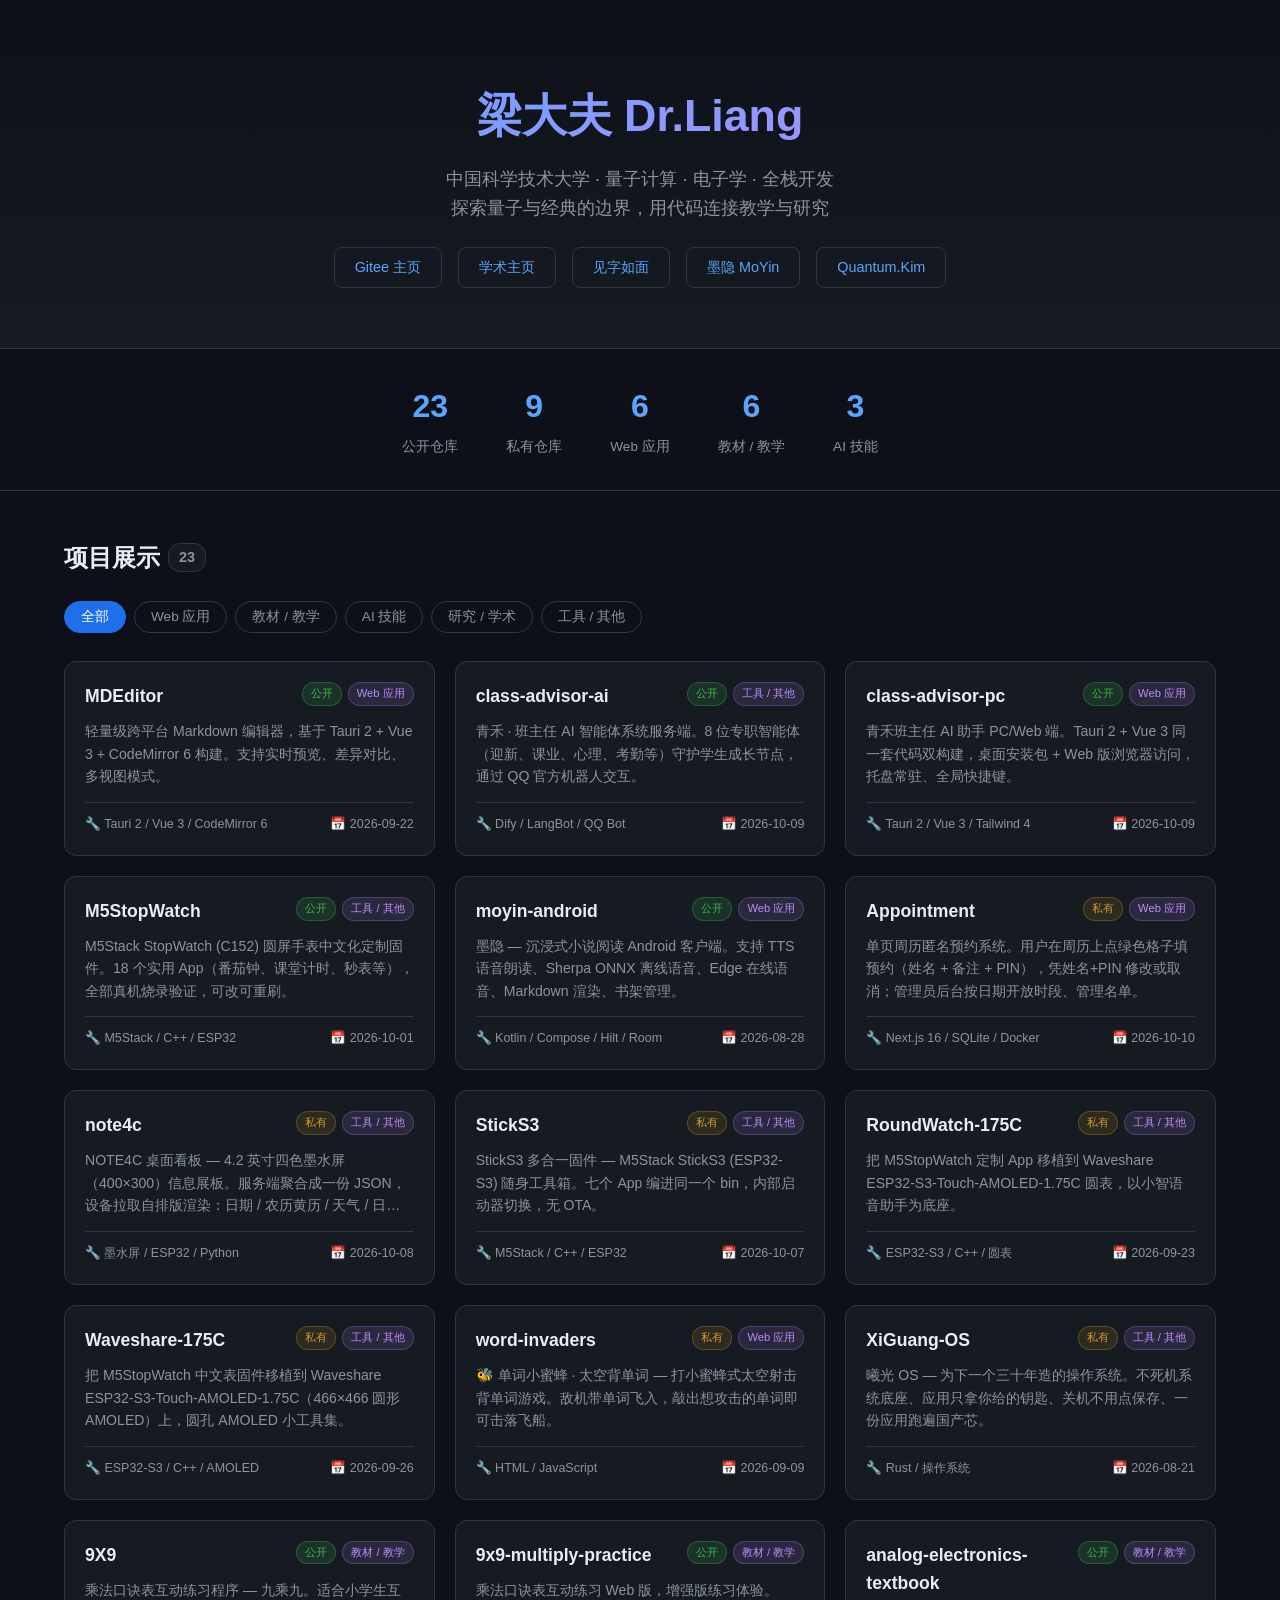
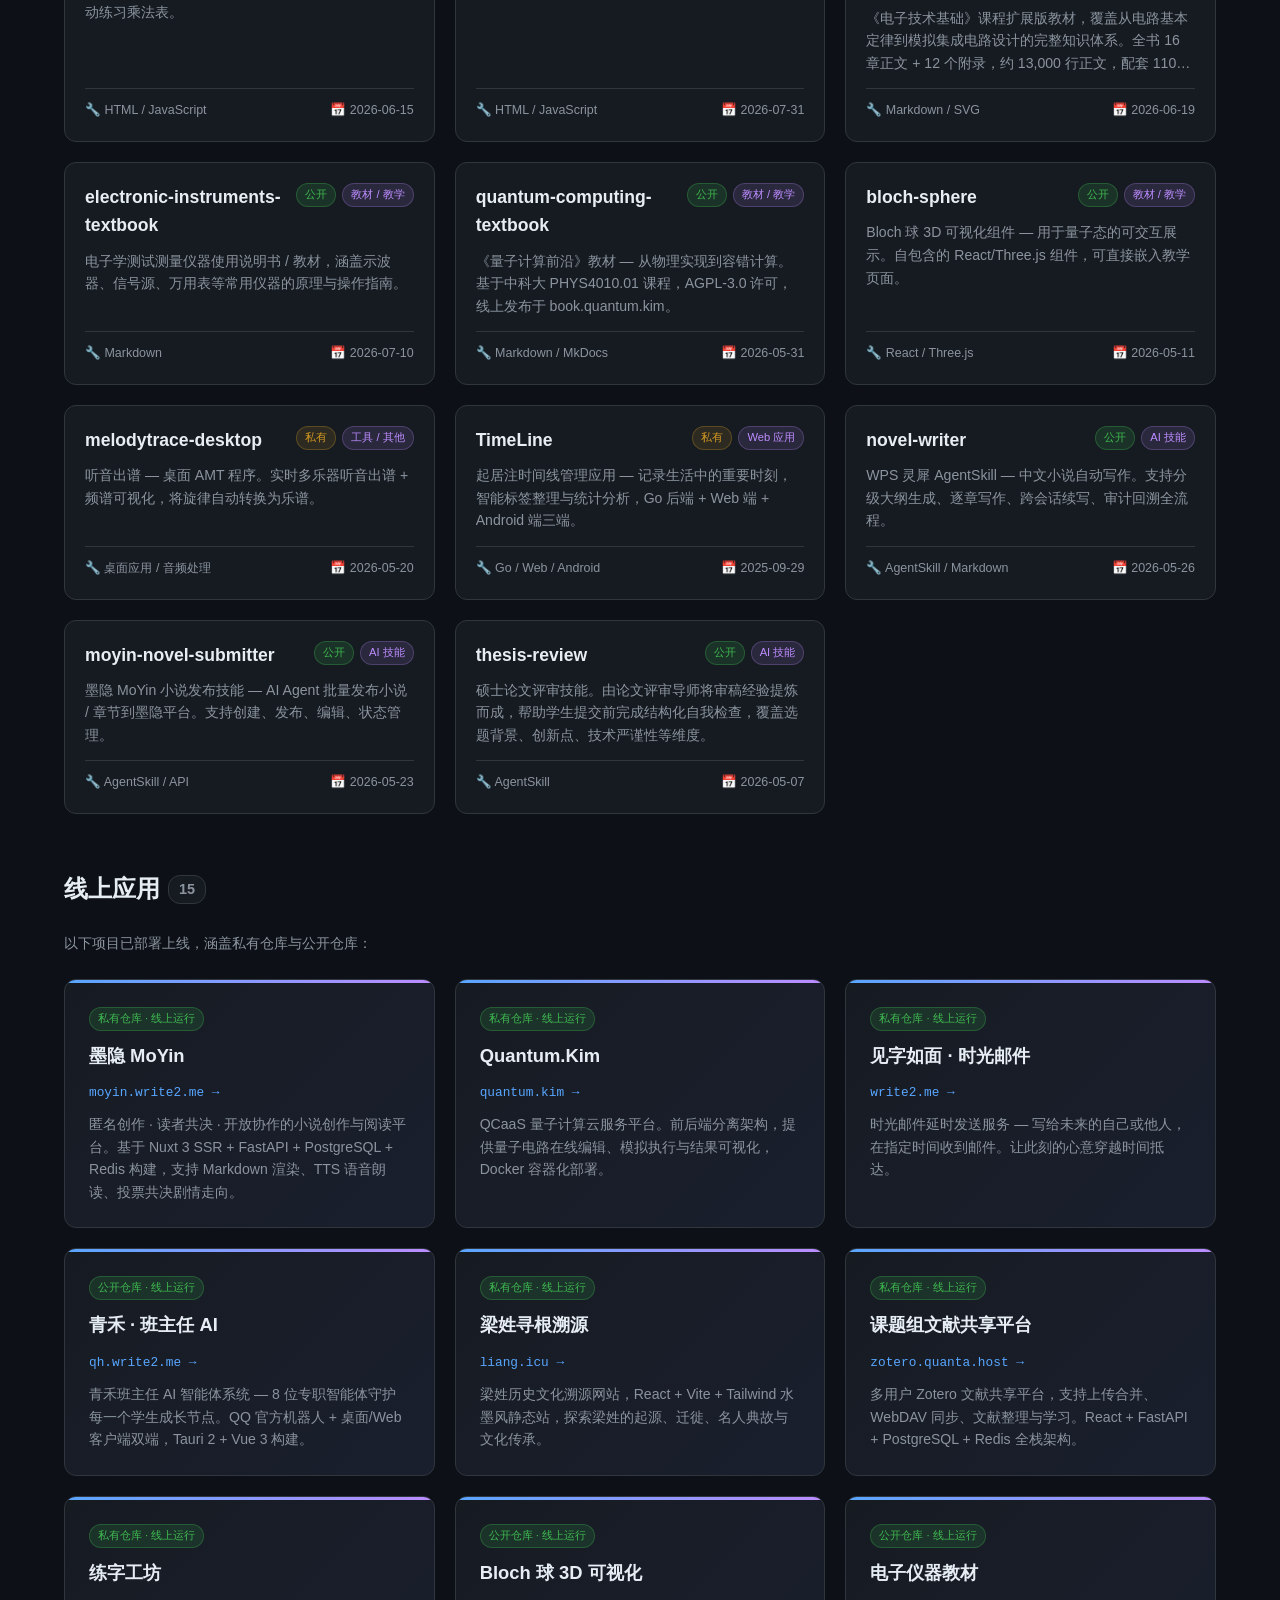
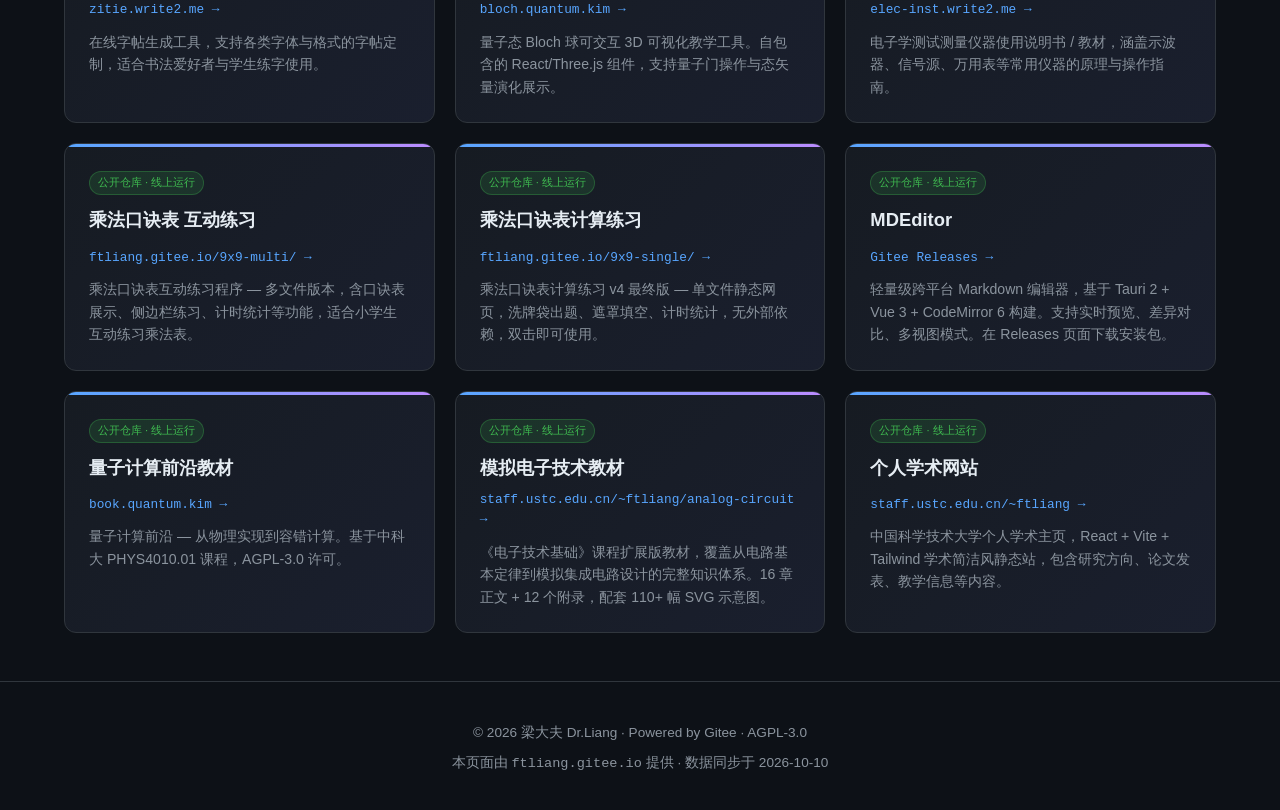
<file: index.html>
<!DOCTYPE html>
<html lang="zh-CN">
<head>
<meta charset="UTF-8">
<meta name="viewport" content="width=device-width, initial-scale=1.0">
<title>梁大夫 · 项目展示</title>
<style>
  :root {
    --bg: #0d1117;
    --bg-card: #161b22;
    --bg-hover: #1c2230;
    --border: #30363d;
    --text: #e6edf3;
    --text-muted: #8b949e;
    --accent: #58a6ff;
    --accent-dim: #1f6feb;
    --green: #3fb950;
    --orange: #d29922;
    --red: #f85149;
    --purple: #bc8cff;
  }
  * { margin: 0; padding: 0; box-sizing: border-box; }
  body {
    background: var(--bg);
    color: var(--text);
    font-family: -apple-system, BlinkMacSystemFont, 'Segoe UI', 'Noto Sans SC', sans-serif;
    line-height: 1.6;
  }
  a { color: var(--accent); text-decoration: none; transition: color .2s; }
  a:hover { color: var(--purple); }

  /* Hero */
  .hero {
    text-align: center;
    padding: 80px 24px 60px;
    background: linear-gradient(180deg, #0d1117 0%, #161b22 100%);
    border-bottom: 1px solid var(--border);
  }
  .hero h1 {
    font-size: 2.8rem;
    font-weight: 700;
    margin-bottom: 12px;
    background: linear-gradient(135deg, var(--accent) 0%, var(--purple) 100%);
    -webkit-background-clip: text;
    -webkit-text-fill-color: transparent;
    background-clip: text;
  }
  .hero p {
    color: var(--text-muted);
    font-size: 1.15rem;
    max-width: 600px;
    margin: 0 auto;
  }
  .hero-links {
    margin-top: 24px;
    display: flex;
    gap: 16px;
    justify-content: center;
  }
  .hero-links a {
    display: inline-flex;
    align-items: center;
    gap: 6px;
    padding: 8px 20px;
    border: 1px solid var(--border);
    border-radius: 8px;
    font-size: .9rem;
    transition: all .2s;
  }
  .hero-links a:hover {
    border-color: var(--accent);
    background: rgba(88,166,255,.1);
  }

  /* Stats */
  .stats {
    display: flex;
    justify-content: center;
    gap: 48px;
    padding: 32px 24px;
    border-bottom: 1px solid var(--border);
    flex-wrap: wrap;
  }
  .stat-item { text-align: center; }
  .stat-item .num {
    font-size: 2rem;
    font-weight: 700;
    color: var(--accent);
  }
  .stat-item .label {
    font-size: .85rem;
    color: var(--text-muted);
    margin-top: 4px;
  }

  /* Container */
  .container {
    max-width: 1200px;
    margin: 0 auto;
    padding: 48px 24px;
  }

  /* Section title */
  .section-title {
    font-size: 1.5rem;
    font-weight: 600;
    margin-bottom: 24px;
    display: flex;
    align-items: center;
    gap: 8px;
  }
  .section-title .count {
    font-size: .9rem;
    color: var(--text-muted);
    background: var(--bg-card);
    padding: 2px 10px;
    border-radius: 12px;
    border: 1px solid var(--border);
  }

  /* Filter */
  .filters {
    display: flex;
    gap: 8px;
    margin-bottom: 28px;
    flex-wrap: wrap;
  }
  .filter-btn {
    padding: 6px 16px;
    border: 1px solid var(--border);
    border-radius: 20px;
    background: transparent;
    color: var(--text-muted);
    cursor: pointer;
    font-size: .85rem;
    transition: all .2s;
  }
  .filter-btn:hover { border-color: var(--accent); color: var(--text); }
  .filter-btn.active {
    background: var(--accent-dim);
    border-color: var(--accent-dim);
    color: #fff;
  }

  /* Project grid */
  .grid {
    display: grid;
    grid-template-columns: repeat(auto-fill, minmax(340px, 1fr));
    gap: 20px;
  }

  /* Project card */
  .card {
    background: var(--bg-card);
    border: 1px solid var(--border);
    border-radius: 12px;
    padding: 20px;
    transition: all .2s;
    display: flex;
    flex-direction: column;
  }
  .card:hover {
    border-color: var(--accent);
    background: var(--bg-hover);
    transform: translateY(-2px);
  }
  .card-header {
    display: flex;
    align-items: flex-start;
    justify-content: space-between;
    margin-bottom: 10px;
  }
  .card-header h3 {
    font-size: 1.1rem;
    font-weight: 600;
  }
  .card-header h3 a { color: var(--text); }
  .card-header h3 a:hover { color: var(--accent); }
  .badges {
    display: flex;
    gap: 6px;
    flex-shrink: 0;
  }
  .badge {
    font-size: .7rem;
    padding: 2px 8px;
    border-radius: 12px;
    font-weight: 500;
    white-space: nowrap;
  }
  .badge-public { background: rgba(63,185,80,.15); color: var(--green); border: 1px solid rgba(63,185,80,.3); }
  .badge-private { background: rgba(210,153,34,.12); color: var(--orange); border: 1px solid rgba(210,153,34,.3); }
  .badge-cat { background: rgba(188,140,255,.12); color: var(--purple); border: 1px solid rgba(188,140,255,.25); }

  .card-desc {
    color: var(--text-muted);
    font-size: .88rem;
    margin-bottom: 14px;
    flex-grow: 1;
    display: -webkit-box;
    -webkit-line-clamp: 3;
    -webkit-box-orient: vertical;
    overflow: hidden;
  }
  .card-footer {
    display: flex;
    align-items: center;
    justify-content: space-between;
    font-size: .78rem;
    color: var(--text-muted);
    border-top: 1px solid var(--border);
    padding-top: 12px;
    margin-top: auto;
  }
  .card-meta {
    display: flex;
    gap: 14px;
  }
  .card-meta span { display: inline-flex; align-items: center; gap: 4px; }

  /* Live projects */
  .live-section { margin-top: 56px; }
  .live-grid {
    display: grid;
    grid-template-columns: repeat(auto-fill, minmax(340px, 1fr));
    gap: 20px;
  }
  .live-card {
    background: linear-gradient(135deg, #161b22 0%, #1a1f2e 100%);
    border: 1px solid var(--border);
    border-radius: 12px;
    padding: 24px;
    transition: all .2s;
    position: relative;
    overflow: hidden;
  }
  .live-card::before {
    content: '';
    position: absolute;
    top: 0; left: 0; right: 0;
    height: 3px;
    background: linear-gradient(90deg, var(--accent), var(--purple));
  }
  .live-card:hover {
    border-color: var(--accent);
    transform: translateY(-2px);
    box-shadow: 0 4px 20px rgba(88,166,255,.1);
  }
  .live-card h3 {
    font-size: 1.15rem;
    font-weight: 600;
    margin-bottom: 8px;
    display: flex;
    align-items: center;
    gap: 8px;
  }
  .live-card h3 a { color: var(--text); }
  .live-card h3 a:hover { color: var(--accent); }
  .live-card .live-url {
    font-size: .8rem;
    color: var(--accent);
    font-family: 'Cascadia Code', 'Fira Code', monospace;
    margin-bottom: 10px;
    display: inline-block;
  }
  .live-card .live-desc {
    color: var(--text-muted);
    font-size: .88rem;
    line-height: 1.6;
  }
  .live-card .live-tag {
    display: inline-block;
    font-size: .7rem;
    padding: 2px 8px;
    border-radius: 12px;
    background: rgba(63,185,80,.15);
    color: var(--green);
    border: 1px solid rgba(63,185,80,.3);
    margin-bottom: 10px;
  }

  /* Footer */
  footer {
    text-align: center;
    padding: 40px 24px;
    border-top: 1px solid var(--border);
    color: var(--text-muted);
    font-size: .85rem;
  }
  footer a { color: var(--text-muted); }
  footer a:hover { color: var(--accent); }

  @media (max-width: 768px) {
    .hero h1 { font-size: 2rem; }
    .stats { gap: 24px; }
    .grid { grid-template-columns: 1fr; }
  }
</style>
</head>
<body>

<div class="hero">
  <h1>梁大夫 Dr.Liang</h1>
  <p>中国科学技术大学 · 量子计算 · 电子学 · 全栈开发<br>探索量子与经典的边界，用代码连接教学与研究</p>
  <div class="hero-links">
    <a href="https://gitee.com/ftliang" target="_blank">Gitee 主页</a>
    <a href="https://staff.ustc.edu.cn/~ftliang" target="_blank">学术主页</a>
    <a href="https://write2.me" target="_blank">见字如面</a>
    <a href="https://moyin.write2.me" target="_blank">墨隐 MoYin</a>
    <a href="https://quantum.kim" target="_blank">Quantum.Kim</a>
  </div>
</div>

<div class="stats">
  <div class="stat-item"><div class="num" id="stat-total">0</div><div class="label">公开仓库</div></div>
  <div class="stat-item"><div class="num" id="stat-pri">0</div><div class="label">私有仓库</div></div>
  <div class="stat-item"><div class="num" id="stat-web">0</div><div class="label">Web 应用</div></div>
  <div class="stat-item"><div class="num" id="stat-edu">0</div><div class="label">教材 / 教学</div></div>
  <div class="stat-item"><div class="num" id="stat-skill">0</div><div class="label">AI 技能</div></div>
</div>

<div class="container">
  <div class="section-title">
    项目展示 <span class="count" id="proj-count">0</span>
  </div>

  <div class="filters">
    <button class="filter-btn active" data-filter="all">全部</button>
    <button class="filter-btn" data-filter="web">Web 应用</button>
    <button class="filter-btn" data-filter="edu">教材 / 教学</button>
    <button class="filter-btn" data-filter="skill">AI 技能</button>
    <button class="filter-btn" data-filter="research">研究 / 学术</button>
    <button class="filter-btn" data-filter="tool">工具 / 其他</button>
  </div>

  <div class="grid" id="project-grid"></div>

  <div class="live-section">
    <div class="section-title">
      线上应用 <span class="count">15</span>
    </div>
    <p style="color:var(--text-muted);font-size:.85rem;margin-bottom:24px;">以下项目已部署上线，涵盖私有仓库与公开仓库：</p>
    <div class="live-grid">
      <div class="live-card">
        <span class="live-tag">私有仓库 · 线上运行</span>
        <h3>墨隐 MoYin</h3>
        <a class="live-url" href="https://moyin.write2.me" target="_blank">moyin.write2.me →</a>
        <div class="live-desc">匿名创作 · 读者共决 · 开放协作的小说创作与阅读平台。基于 Nuxt 3 SSR + FastAPI + PostgreSQL + Redis 构建，支持 Markdown 渲染、TTS 语音朗读、投票共决剧情走向。</div>
      </div>
      <div class="live-card">
        <span class="live-tag">私有仓库 · 线上运行</span>
        <h3>Quantum.Kim</h3>
        <a class="live-url" href="https://quantum.kim" target="_blank">quantum.kim →</a>
        <div class="live-desc">QCaaS 量子计算云服务平台。前后端分离架构，提供量子电路在线编辑、模拟执行与结果可视化，Docker 容器化部署。</div>
      </div>
      <div class="live-card">
        <span class="live-tag">私有仓库 · 线上运行</span>
        <h3>见字如面 · 时光邮件</h3>
        <a class="live-url" href="https://write2.me" target="_blank">write2.me →</a>
        <div class="live-desc">时光邮件延时发送服务 — 写给未来的自己或他人，在指定时间收到邮件。让此刻的心意穿越时间抵达。</div>
      </div>
      <div class="live-card">
        <span class="live-tag">公开仓库 · 线上运行</span>
        <h3>青禾 · 班主任 AI</h3>
        <a class="live-url" href="https://qh.write2.me" target="_blank">qh.write2.me →</a>
        <div class="live-desc">青禾班主任 AI 智能体系统 — 8 位专职智能体守护每一个学生成长节点。QQ 官方机器人 + 桌面/Web 客户端双端，Tauri 2 + Vue 3 构建。</div>
      </div>
      <div class="live-card">
        <span class="live-tag">私有仓库 · 线上运行</span>
        <h3>梁姓寻根溯源</h3>
        <a class="live-url" href="https://liang.icu" target="_blank">liang.icu →</a>
        <div class="live-desc">梁姓历史文化溯源网站，React + Vite + Tailwind 水墨风静态站，探索梁姓的起源、迁徙、名人典故与文化传承。</div>
      </div>
      <div class="live-card">
        <span class="live-tag">私有仓库 · 线上运行</span>
        <h3>课题组文献共享平台</h3>
        <a class="live-url" href="https://zotero.quanta.host" target="_blank">zotero.quanta.host →</a>
        <div class="live-desc">多用户 Zotero 文献共享平台，支持上传合并、WebDAV 同步、文献整理与学习。React + FastAPI + PostgreSQL + Redis 全栈架构。</div>
      </div>
      <div class="live-card">
        <span class="live-tag">私有仓库 · 线上运行</span>
        <h3>练字工坊</h3>
        <a class="live-url" href="https://zitie.write2.me" target="_blank">zitie.write2.me →</a>
        <div class="live-desc">在线字帖生成工具，支持各类字体与格式的字帖定制，适合书法爱好者与学生练字使用。</div>
      </div>
      <div class="live-card">
        <span class="live-tag">公开仓库 · 线上运行</span>
        <h3>Bloch 球 3D 可视化</h3>
        <a class="live-url" href="https://bloch.quantum.kim" target="_blank">bloch.quantum.kim →</a>
        <div class="live-desc">量子态 Bloch 球可交互 3D 可视化教学工具。自包含的 React/Three.js 组件，支持量子门操作与态矢量演化展示。</div>
      </div>
      <div class="live-card">
        <span class="live-tag">公开仓库 · 线上运行</span>
        <h3>电子仪器教材</h3>
        <a class="live-url" href="https://elec-inst.write2.me" target="_blank">elec-inst.write2.me →</a>
        <div class="live-desc">电子学测试测量仪器使用说明书 / 教材，涵盖示波器、信号源、万用表等常用仪器的原理与操作指南。</div>
      </div>
      <div class="live-card">
        <span class="live-tag">公开仓库 · 线上运行</span>
        <h3>乘法口诀表 互动练习</h3>
        <a class="live-url" href="./9x9-multi/" target="_blank">ftliang.gitee.io/9x9-multi/ →</a>
        <div class="live-desc">乘法口诀表互动练习程序 — 多文件版本，含口诀表展示、侧边栏练习、计时统计等功能，适合小学生互动练习乘法表。</div>
      </div>
      <div class="live-card">
        <span class="live-tag">公开仓库 · 线上运行</span>
        <h3>乘法口诀表计算练习</h3>
        <a class="live-url" href="./9x9-single/" target="_blank">ftliang.gitee.io/9x9-single/ →</a>
        <div class="live-desc">乘法口诀表计算练习 v4 最终版 — 单文件静态网页，洗牌袋出题、遮罩填空、计时统计，无外部依赖，双击即可使用。</div>
      </div>
      <div class="live-card">
        <span class="live-tag">公开仓库 · 线上运行</span>
        <h3>MDEditor</h3>
        <a class="live-url" href="https://gitee.com/ftliang/MDEditor/releases" target="_blank">Gitee Releases →</a>
        <div class="live-desc">轻量级跨平台 Markdown 编辑器，基于 Tauri 2 + Vue 3 + CodeMirror 6 构建。支持实时预览、差异对比、多视图模式。在 Releases 页面下载安装包。</div>
      </div>
      <div class="live-card">
        <span class="live-tag">公开仓库 · 线上运行</span>
        <h3>量子计算前沿教材</h3>
        <a class="live-url" href="https://book.quantum.kim" target="_blank">book.quantum.kim →</a>
        <div class="live-desc">量子计算前沿 — 从物理实现到容错计算。基于中科大 PHYS4010.01 课程，AGPL-3.0 许可。</div>
      </div>
      <div class="live-card">
        <span class="live-tag">公开仓库 · 线上运行</span>
        <h3>模拟电子技术教材</h3>
        <a class="live-url" href="https://staff.ustc.edu.cn/~ftliang/analog-circuit" target="_blank">staff.ustc.edu.cn/~ftliang/analog-circuit →</a>
        <div class="live-desc">《电子技术基础》课程扩展版教材，覆盖从电路基本定律到模拟集成电路设计的完整知识体系。16 章正文 + 12 个附录，配套 110+ 幅 SVG 示意图。</div>
      </div>
      <div class="live-card">
        <span class="live-tag">公开仓库 · 线上运行</span>
        <h3>个人学术网站</h3>
        <a class="live-url" href="https://staff.ustc.edu.cn/~ftliang" target="_blank">staff.ustc.edu.cn/~ftliang →</a>
        <div class="live-desc">中国科学技术大学个人学术主页，React + Vite + Tailwind 学术简洁风静态站，包含研究方向、论文发表、教学信息等内容。</div>
      </div>
    </div>
  </div>

</div>

<footer>
  <p>© 2026 梁大夫 Dr.Liang · Powered by <a href="https://gitee.com/ftliang" target="_blank">Gitee</a> · AGPL-3.0</p>
  <p style="margin-top:8px;">本页面由 <code>ftliang.gitee.io</code> 提供 · 数据同步于 2026-10-10</p>
</footer>

<script>
const projects = [
  {
    name: "MDEditor",
    desc: "轻量级跨平台 Markdown 编辑器，基于 Tauri 2 + Vue 3 + CodeMirror 6 构建。支持实时预览、差异对比、多视图模式。",
    url: "https://gitee.com/ftliang/MDEditor",
    cat: "web", catLabel: "Web 应用", visibility: "public",
    updated: "2026-09-22",
    tech: "Tauri 2 / Vue 3 / CodeMirror 6"
  },
  {
    name: "class-advisor-ai",
    desc: "青禾 · 班主任 AI 智能体系统服务端。8 位专职智能体（迎新、课业、心理、考勤等）守护学生成长节点，通过 QQ 官方机器人交互。",
    url: "https://gitee.com/ftliang/class-advisor-ai",
    cat: "tool", catLabel: "工具 / 其他", visibility: "public",
    updated: "2026-10-09",
    tech: "Dify / LangBot / QQ Bot"
  },
  {
    name: "class-advisor-pc",
    desc: "青禾班主任 AI 助手 PC/Web 端。Tauri 2 + Vue 3 同一套代码双构建，桌面安装包 + Web 版浏览器访问，托盘常驻、全局快捷键。",
    url: "https://gitee.com/ftliang/class-advisor-pc",
    cat: "web", catLabel: "Web 应用", visibility: "public",
    updated: "2026-10-09",
    tech: "Tauri 2 / Vue 3 / Tailwind 4"
  },
  {
    name: "M5StopWatch",
    desc: "M5Stack StopWatch (C152) 圆屏手表中文化定制固件。18 个实用 App（番茄钟、课堂计时、秒表等），全部真机烧录验证，可改可重刷。",
    url: "https://gitee.com/ftliang/M5StopWatch",
    cat: "tool", catLabel: "工具 / 其他", visibility: "public",
    updated: "2026-10-01",
    tech: "M5Stack / C++ / ESP32"
  },
  {
    name: "moyin-android",
    desc: "墨隐 — 沉浸式小说阅读 Android 客户端。支持 TTS 语音朗读、Sherpa ONNX 离线语音、Edge 在线语音、Markdown 渲染、书架管理。",
    url: "https://gitee.com/ftliang/moyin-android",
    cat: "web", catLabel: "Web 应用", visibility: "public",
    updated: "2026-08-28",
    tech: "Kotlin / Compose / Hilt / Room"
  },
  {
    name: "Appointment",
    desc: "单页周历匿名预约系统。用户在周历上点绿色格子填预约（姓名 + 备注 + PIN），凭姓名+PIN 修改或取消；管理员后台按日期开放时段、管理名单。",
    url: "https://gitee.com/ftliang/appointment",
    cat: "web", catLabel: "Web 应用", visibility: "private",
    updated: "2026-10-10",
    tech: "Next.js 16 / SQLite / Docker"
  },
  {
    name: "note4c",
    desc: "NOTE4C 桌面看板 — 4.2 英寸四色墨水屏（400×300）信息展板。服务端聚合成一份 JSON，设备拉取自排版渲染：日期 / 农历黄历 / 天气 / 日程 / 位置。",
    url: "",
    cat: "tool", catLabel: "工具 / 其他", visibility: "private",
    updated: "2026-10-08",
    tech: "墨水屏 / ESP32 / Python"
  },
  {
    name: "StickS3",
    desc: "StickS3 多合一固件 — M5Stack StickS3 (ESP32-S3) 随身工具箱。七个 App 编进同一个 bin，内部启动器切换，无 OTA。",
    url: "https://gitee.com/ftliang/StickS3",
    cat: "tool", catLabel: "工具 / 其他", visibility: "private",
    updated: "2026-10-07",
    tech: "M5Stack / C++ / ESP32"
  },
  {
    name: "RoundWatch-175C",
    desc: "把 M5StopWatch 定制 App 移植到 Waveshare ESP32-S3-Touch-AMOLED-1.75C 圆表，以小智语音助手为底座。",
    url: "https://gitee.com/ftliang/RoundWatch-175C",
    cat: "tool", catLabel: "工具 / 其他", visibility: "private",
    updated: "2026-09-23",
    tech: "ESP32-S3 / C++ / 圆表"
  },
  {
    name: "Waveshare-175C",
    desc: "把 M5StopWatch 中文表固件移植到 Waveshare ESP32-S3-Touch-AMOLED-1.75C（466×466 圆形 AMOLED）上，圆孔 AMOLED 小工具集。",
    url: "https://gitee.com/ftliang/Waveshare-175C",
    cat: "tool", catLabel: "工具 / 其他", visibility: "private",
    updated: "2026-09-26",
    tech: "ESP32-S3 / C++ / AMOLED"
  },
  {
    name: "word-invaders",
    desc: "🐝 单词小蜜蜂 · 太空背单词 — 打小蜜蜂式太空射击背单词游戏。敌机带单词飞入，敲出想攻击的单词即可击落飞船。",
    url: "https://gitee.com/ftliang/word-invaders",
    cat: "web", catLabel: "Web 应用", visibility: "private",
    updated: "2026-09-09",
    tech: "HTML / JavaScript"
  },
  {
    name: "XiGuang-OS",
    desc: "曦光 OS — 为下一个三十年造的操作系统。不死机系统底座、应用只拿你给的钥匙、关机不用点保存、一份应用跑遍国产芯。",
    url: "https://gitee.com/ftliang/xiguang-os",
    cat: "tool", catLabel: "工具 / 其他", visibility: "private",
    updated: "2026-08-21",
    tech: "Rust / 操作系统"
  },
  {
    name: "9X9",
    desc: "乘法口诀表互动练习程序 — 九乘九。适合小学生互动练习乘法表。",
    url: "https://gitee.com/ftliang/9X9",
    cat: "edu", catLabel: "教材 / 教学", visibility: "public",
    updated: "2026-06-15",
    tech: "HTML / JavaScript"
  },
  {
    name: "9x9-multiply-practice",
    desc: "乘法口诀表互动练习 Web 版，增强版练习体验。",
    url: "https://gitee.com/ftliang/9x9-multiply-practice",
    cat: "edu", catLabel: "教材 / 教学", visibility: "public",
    updated: "2026-07-31",
    tech: "HTML / JavaScript"
  },
  {
    name: "analog-electronics-textbook",
    desc: "《电子技术基础》课程扩展版教材，覆盖从电路基本定律到模拟集成电路设计的完整知识体系。全书 16 章正文 + 12 个附录，约 13,000 行正文，配套 110+ 幅 SVG 示意图。",
    url: "https://gitee.com/ftliang/analog-electronics-textbook",
    cat: "edu", catLabel: "教材 / 教学", visibility: "public",
    updated: "2026-06-19",
    tech: "Markdown / SVG"
  },
  {
    name: "electronic-instruments-textbook",
    desc: "电子学测试测量仪器使用说明书 / 教材，涵盖示波器、信号源、万用表等常用仪器的原理与操作指南。",
    url: "https://gitee.com/ftliang/electronic-instruments-textbook",
    cat: "edu", catLabel: "教材 / 教学", visibility: "public",
    updated: "2026-07-10",
    tech: "Markdown"
  },
  {
    name: "quantum-computing-textbook",
    desc: "《量子计算前沿》教材 — 从物理实现到容错计算。基于中科大 PHYS4010.01 课程，AGPL-3.0 许可，线上发布于 book.quantum.kim。",
    url: "https://gitee.com/ftliang/quantum-computing-textbook",
    cat: "edu", catLabel: "教材 / 教学", visibility: "public",
    updated: "2026-05-31",
    tech: "Markdown / MkDocs"
  },
  {
    name: "bloch-sphere",
    desc: "Bloch 球 3D 可视化组件 — 用于量子态的可交互展示。自包含的 React/Three.js 组件，可直接嵌入教学页面。",
    url: "https://gitee.com/ftliang/bloch-sphere",
    cat: "edu", catLabel: "教材 / 教学", visibility: "public",
    updated: "2026-05-11",
    tech: "React / Three.js"
  },
  {
    name: "melodytrace-desktop",
    desc: "听音出谱 — 桌面 AMT 程序。实时多乐器听音出谱 + 频谱可视化，将旋律自动转换为乐谱。",
    url: "https://gitee.com/ftliang/melodytrace-desktop",
    cat: "tool", catLabel: "工具 / 其他", visibility: "private",
    updated: "2026-05-20",
    tech: "桌面应用 / 音频处理"
  },
  {
    name: "TimeLine",
    desc: "起居注时间线管理应用 — 记录生活中的重要时刻，智能标签整理与统计分析，Go 后端 + Web 端 + Android 端三端。",
    url: "https://git.ustc.edu.cn/Liang/timeline_web",
    cat: "web", catLabel: "Web 应用", visibility: "private",
    updated: "2025-09-29",
    tech: "Go / Web / Android"
  },
  {
    name: "novel-writer",
    desc: "WPS 灵犀 AgentSkill — 中文小说自动写作。支持分级大纲生成、逐章写作、跨会话续写、审计回溯全流程。",
    url: "https://gitee.com/ftliang/novel-writer",
    cat: "skill", catLabel: "AI 技能", visibility: "public",
    updated: "2026-05-26",
    tech: "AgentSkill / Markdown"
  },
  {
    name: "moyin-novel-submitter",
    desc: "墨隐 MoYin 小说发布技能 — AI Agent 批量发布小说 / 章节到墨隐平台。支持创建、发布、编辑、状态管理。",
    url: "https://gitee.com/ftliang/moyin-novel-submitter",
    cat: "skill", catLabel: "AI 技能", visibility: "public",
    updated: "2026-05-23",
    tech: "AgentSkill / API"
  },
  {
    name: "thesis-review",
    desc: "硕士论文评审技能。由论文评审导师将审稿经验提炼而成，帮助学生提交前完成结构化自我检查，覆盖选题背景、创新点、技术严谨性等维度。",
    url: "https://gitee.com/ftliang/thesis-review",
    cat: "skill", catLabel: "AI 技能", visibility: "public",
    updated: "2026-05-07",
    tech: "AgentSkill"
  },
];

const grid = document.getElementById('project-grid');

function renderProjects(filter) {
  grid.innerHTML = '';
  const filtered = filter === 'all' ? projects : projects.filter(p => p.cat === filter);
  filtered.forEach(p => {
    const card = document.createElement('div');
    card.className = 'card';
    const visBadge = p.visibility === 'private'
      ? '<span class="badge badge-private">私有</span>'
      : '<span class="badge badge-public">公开</span>';
    const badges = `${visBadge}<span class="badge badge-cat">${p.catLabel}</span>`;
    const nameHtml = p.url
      ? `<a href="${p.url}" target="_blank">${p.name}</a>`
      : `<span>${p.name}</span>`;
    card.innerHTML = `
      <div class="card-header">
        <h3>${nameHtml}</h3>
        <div class="badges">${badges}</div>
      </div>
      <div class="card-desc">${p.desc}</div>
      <div class="card-footer">
        <div class="card-meta">
          <span>🔧 ${p.tech}</span>
        </div>
        <span>📅 ${p.updated}</span>
      </div>
    `;
    grid.appendChild(card);
  });
  document.getElementById('proj-count').textContent = filtered.length;
}

function renderStats() {
  document.getElementById('stat-total').textContent = projects.length;
  document.getElementById('stat-pri').textContent = projects.filter(p => p.visibility === 'private').length;
  document.getElementById('stat-web').textContent = projects.filter(p => p.cat === 'web').length;
  document.getElementById('stat-edu').textContent = projects.filter(p => p.cat === 'edu').length;
  document.getElementById('stat-skill').textContent = projects.filter(p => p.cat === 'skill').length;
}

document.querySelectorAll('.filter-btn').forEach(btn => {
  btn.addEventListener('click', () => {
    document.querySelectorAll('.filter-btn').forEach(b => b.classList.remove('active'));
    btn.classList.add('active');
    renderProjects(btn.dataset.filter);
  });
});

renderProjects('all');
renderStats();
</script>

</body>
</html>
</file>
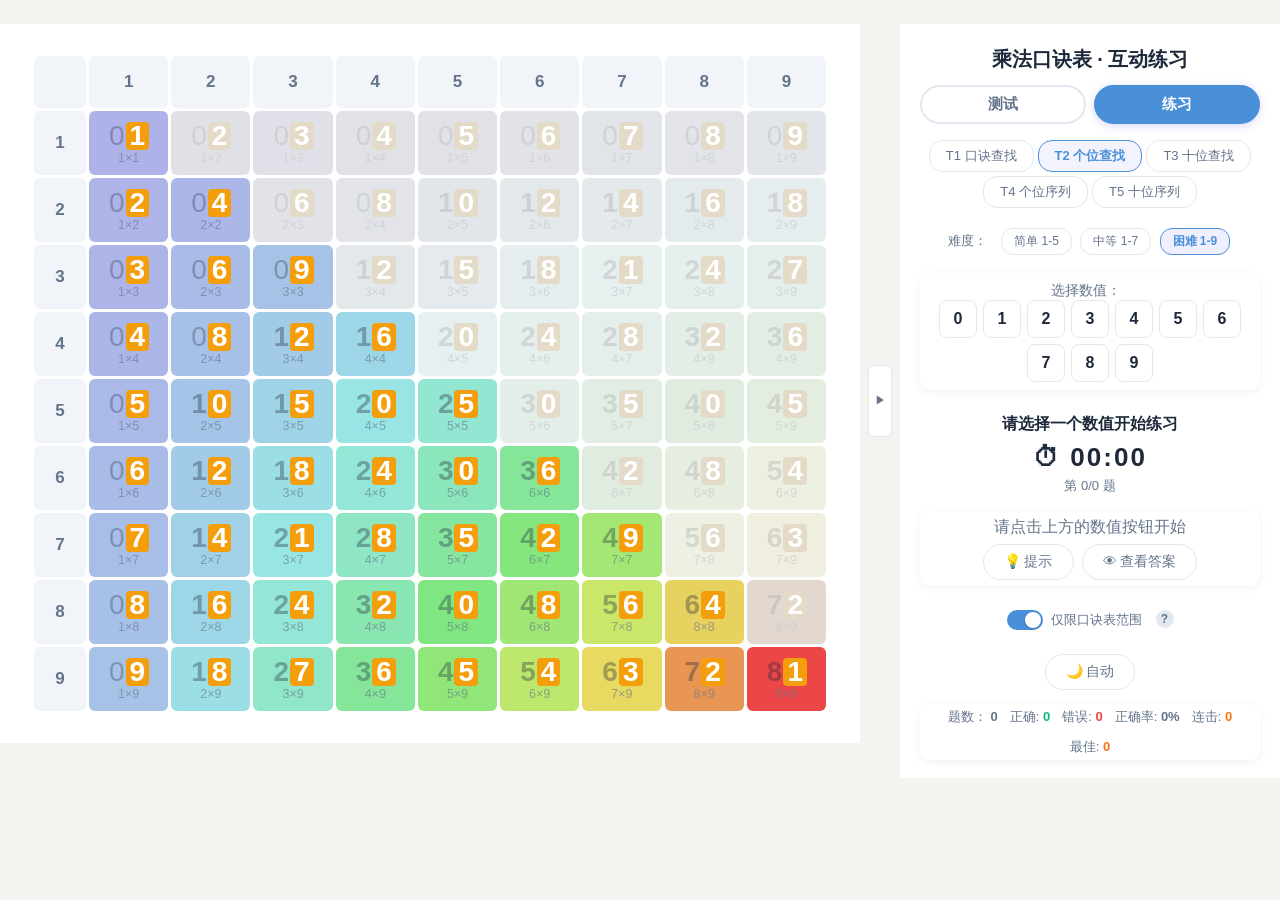
<file: 9x9-multi/index.html>
<!DOCTYPE html>
<html lang="zh-CN">
<head>
<meta charset="UTF-8">
<meta name="viewport" content="width=device-width, initial-scale=1.0, maximum-scale=2.0">
<title>乘法口诀表 互动练习</title>
<link rel="stylesheet" href="styles.css">
</head>
<body>
<div id="streak-toast" class="hidden"></div>
<div id="app">
  <!-- 左侧：口诀表区域（顶天立地） -->
  <div id="left-column">
    <section id="table-section">
      <div id="table-container"></div>
    </section>
  </div>

  <button id="sidebar-toggle" onclick="toggleSidebar()" title="折叠/展开侧边栏">
    <span id="sidebar-toggle-icon">&#9654;</span>
  </button>

  <!-- 右侧：控制面板 -->
  <div id="right-column">
    <header id="header">
      <h1>乘法口诀表 · 互动练习</h1>
    </header>
    <nav id="mode-bar">
      <button class="mode-btn" data-mode="test" onclick="switchMode('test')">测试</button>
      <button class="mode-btn active" data-mode="practice" onclick="switchMode('practice')">练习</button>
    </nav>
    <nav id="type-bar">
      <button class="type-btn" data-type="T1" onclick="switchQuestionType('T1')">T1 口诀查找</button>
      <button class="type-btn active" data-type="T2" onclick="switchQuestionType('T2')">T2 个位查找</button>
      <button class="type-btn" data-type="T3" onclick="switchQuestionType('T3')">T3 十位查找</button>
      <button class="type-btn" data-type="T4" onclick="switchQuestionType('T4')">T4 个位序列</button>
      <button class="type-btn" data-type="T5" onclick="switchQuestionType('T5')">T5 十位序列</button>
    </nav>
    
    <section id="difficulty-section">
      <span class="diff-label">难度：</span>
      <button class="diff-btn" data-diff="easy" onclick="setDifficulty('easy')">简单 1-5</button>
      <button class="diff-btn" data-diff="medium" onclick="setDifficulty('medium')">中等 1-7</button>
      <button class="diff-btn active" data-diff="hard" onclick="setDifficulty('hard')">困难 1-9</button>
    </section>
    <div id="practice-selector" class="hidden">
      <span class="selector-label">选择数值：</span>
      <div id="value-buttons"></div>
    </div>
    <section id="pad-section" class="hidden">
      <div id="number-pad">
        <div class="pad-label">请点击下一个数字</div>
        <div id="pad-sequence" class="pad-sequence"></div>
        <div class="pad-grid">
          <button class="pad-btn" data-digit="0">0</button>
          <button class="pad-btn" data-digit="1">1</button>
          <button class="pad-btn" data-digit="2">2</button>
          <button class="pad-btn" data-digit="3">3</button>
          <button class="pad-btn" data-digit="4">4</button>
          <button class="pad-btn" data-digit="5">5</button>
          <button class="pad-btn" data-digit="6">6</button>
          <button class="pad-btn" data-digit="7">7</button>
          <button class="pad-btn" data-digit="8">8</button>
          <button class="pad-btn" data-digit="9">9</button>
        </div>
        <div class="pad-nav">
          <button class="pad-nav-btn" id="btn-pad-prev">上一位</button>
          <span class="pad-progress">第 <span id="pad-pos">1</span>/<span id="pad-total">9</span> 位</span>
          <button class="pad-nav-btn" id="btn-pad-next">➡ 下一位</button>
        </div>
      </div>
    </section>
    <section id="question-area">
      <div id="question-description">选择题型，开始练习</div>
      <div id="timer-display">&#9201; 00:00</div>
      <div id="progress-info">
        <span id="progress-text">第 0/0 题</span>
      </div>
    </section>
    <section id="action-area">
      <div id="hint-text">选择一种题型开始练习</div>
      <div id="action-buttons">
        <button id="btn-hint" class="action-btn" onclick="useHint()">💡 提示</button>
        <button id="btn-answer" class="action-btn" onclick="showAnswer()">👁 查看答案</button>
        <button id="btn-submit" class="action-btn primary hidden" onclick="submitTest()">提交</button>
        <button id="btn-next" class="action-btn primary" onclick="nextQuestion()">➡ 换一题</button>
        <span id="test-config" class="test-config hidden">
          <label for="question-count">题数: </label>
          <select id="question-count">
            <option value="1" selected>1题</option>
            <option value="3">3题</option>
            <option value="5">5题</option>
          </select>
        </span>
        <button id="btn-start" class="action-btn primary hidden" onclick="startTest()">开始测试</button>
      </div>
    </section>
    <section id="toggle-section">
      <label class="toggle-label">
        <input type="checkbox" id="chk-lower-triangle" checked onchange="toggleLowerTriangle(this.checked)">
        <span class="toggle-slider"></span>
        <span class="toggle-text">仅限口诀表范围</span>
        <span class="toggle-help" title="口诀表范围 = 行号 ≥ 列号的下三角区域，即传统乘法口诀表1至9行">?</span>
      </label>
        </section>
    <section id="dark-mode-section" style="text-align:center;padding:4px 12px;">
      <button id="btn-dark-mode" class="action-btn" onclick="toggleDarkMode()">🌙 自动</button>
    </section>
    <section id="stats-panel">
      <div class="stats-row">
        <span class="stat-item">题数： <strong id="stat-total">0</strong></span>
        <span class="stat-item">正确: <strong id="stat-correct" class="text-green">0</strong></span>
        <span class="stat-item">错误: <strong id="stat-wrong" class="text-red">0</strong></span>
        <span class="stat-item" id="stat-item-missed">漏选: <strong id="stat-missed" class="text-orange">0</strong></span>
        <span class="stat-item">正确率: <strong id="stat-rate">0%</strong></span>
        <span class="stat-item">连击: <strong id="stat-streak" class="text-fire">0</strong></span>
        <span class="stat-item">最佳: <strong id="stat-best-streak" class="text-fire">0</strong></span>
      </div>
    </section>
  </div>

  <!-- 弹窗 -->
  <div id="confirm-overlay" class="hidden">
    <div id="confirm-card">
      <div id="confirm-icon">?</div>
      <div id="confirm-title">确认提交</div>
      <div id="confirm-body">确定后将无法修改，请确认。</div>
      <div class="confirm-buttons">
        <button class="action-btn" onclick="closeConfirm()">取消</button>
        <button class="action-btn primary" onclick="doSubmitTest()">确定</button>
      </div>
    </div>
  </div>
  <div id="result-overlay" class="hidden">
    <div id="result-card">
      <div id="result-icon"></div>
      <div id="result-title"></div>
      <div id="result-body"></div>
      <button id="btn-result-continue" class="action-btn primary" onclick="closeResult()">继续</button>
    </div>
  </div>
</div>
  <div id="review-overlay" class="hidden">
    <div id="review-card">
      <div id="review-title">测试回顾</div>
      <div id="review-type"></div>
      <div id="review-desc"></div>
      <div id="review-stats"></div>
      <div class="review-nav">
        <button class="action-btn" id="btn-review-prev" onclick="reviewPrev()">上一题</button>
        <span id="review-progress">1/1</span>
        <button class="action-btn" id="btn-review-next" onclick="reviewNext()">下一题</button>
      </div>
      <button class="action-btn primary" onclick="closeTestReview()">关闭</button>
    </div>
  </div>
</div>
<script src="app.js"></script>
</body>
</html>
</file>
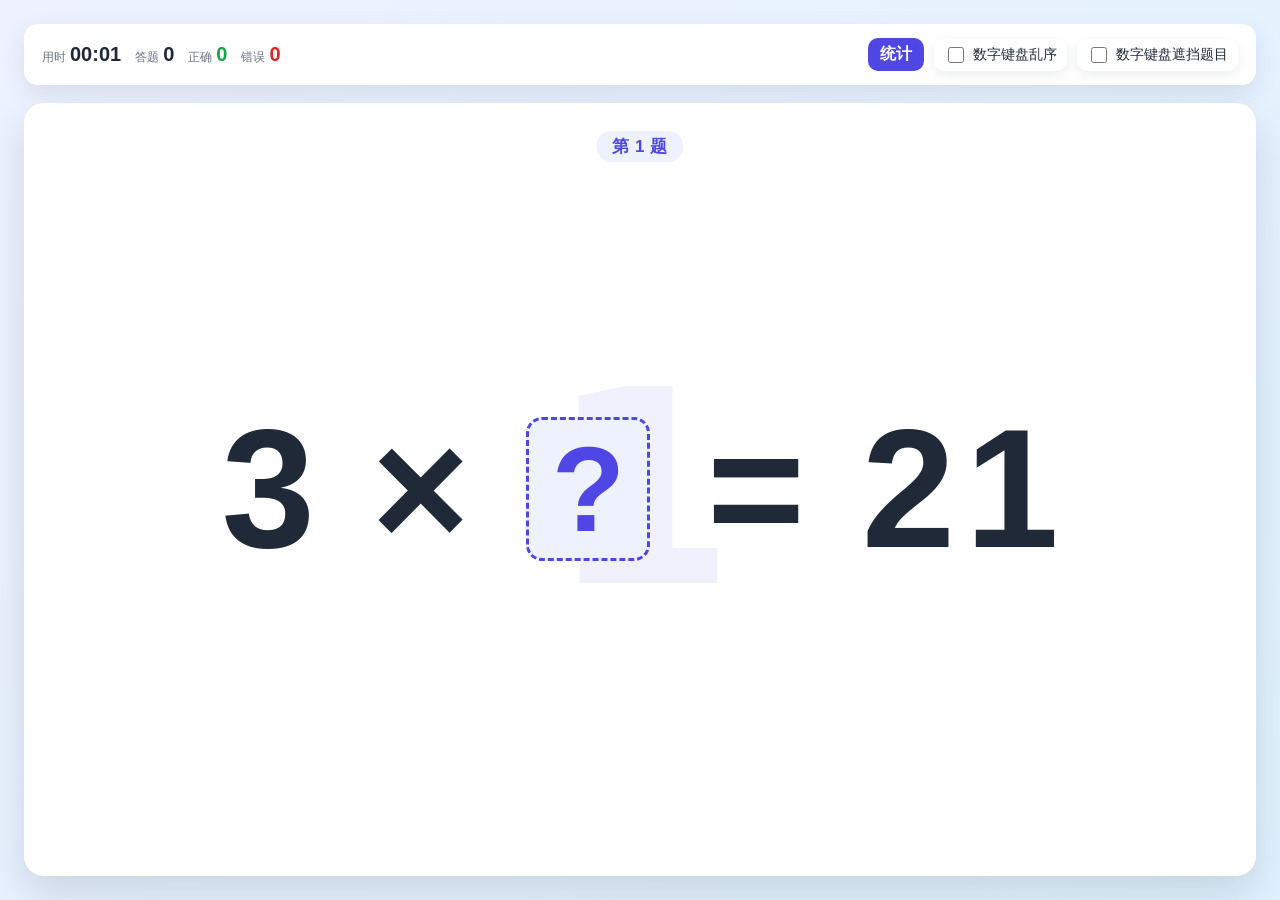
<file: 9x9-single/index.html>
<!DOCTYPE html>
<html lang="zh-CN">
<head>
<meta charset="UTF-8" />
<meta name="viewport" content="width=device-width, initial-scale=1.0" />
<title>乘法口诀表计算练习</title>
<!--
  ============================================================================
  乘法口诀表计算练习 — 单文件静态网页（v4 最终版）
  ----------------------------------------------------------------------------
  整体结构（共享知识 / 关键约定）：
  1. 纯原生实现：单文件 index.html，内联 <style> 与 <script>，无外部依赖、
     无 CDN、无构建步骤，双击即可在浏览器打开使用。
  2. 题目模型：一道题 current = { a, b, c, maskPos, answer }
       - a, b ∈ [2..9]；c = a * b ∈ [4..81]
       - maskPos ∈ {'a','b','tens','units'}，为被遮罩的"单个数字位"
       - answer：该位的"正确数字"，用于判定对错
  3. 洗牌袋（shuffle-bag）出题：预先生成全部 64 个有序组合 (a∈2..9, b∈2..9)，
     Fisher–Yates 洗牌后依次 pop() 抽取；袋子空了立即重建（一轮 64 题后重新开始）。
  4. 渲染约定：buildSegments() 把算式拆成片段数组，被遮罩片段渲染成可点击的
     "?" 按钮，其余片段渲染为普通文本。
  5. 计时约定：每题独立计时。generateQuestion() 重置 seconds = 0 并启动每秒 +1
     的定时器；作答后冻结（stopTimer）。大号半透明数字作为"水印"置于算式背景层。
  6. 统计约定：四个全局统计（正确总数 / 错误总数 / 最大连续正确 / 最大连续错误），
     均为纯内存变量，刷新页面即重置。
  7. 数字选择器（悬浮键盘，由"数字键盘遮挡题目"勾选框控制）：
       - 默认 / 未勾选：点击"?"后，悬浮键盘在"?"正下方弹出，不遮挡算式。
         键盘有箭头指向"?"，位置由 JS 动态计算。
       - 勾选（遮挡模式）：键盘面板覆盖整个算式区，不加暗色蒙版，
         通过键盘面板不透明白色 + 底部渐变效果遮挡算式。
     选择器选项集合随遮罩位变化：乘数位(a/b)→仅 1~9（无 0）；结果位→0~9。
     "数字键盘乱序"勾选框开启时，选项按随机顺序排列。
  8. 作答反馈：选定数字后，"?" 按钮被替换为所选具体数字，并以颜色区分
     —— 正确绿色 / 错误红色，保留到下一题重建前；同时保留一句话文字反馈。
  9. 布局：两段纵向 Grid（顶 auto / 中 1fr）。统计面板与"统计"按钮、两个勾选框
     统一置于顶部单行条(.topbar)；题目区(.stage)居中锁在屏幕中部，算式与水印
     垂直方向均居中对齐。悬浮键盘为 position:fixed 元素，不影响布局流。
  10. 函数划分：randomInt / buildSegments、drawPair / refillBag（洗牌袋）、
      render*、startTimer / stopTimer、generateQuestion、judge、
      openPicker / closePicker / buildPickerInto / positionKeypad、
      openModal / closeModal。
  ============================================================================
-->
<style>
  :root {
    --bg1: #eef2ff;
    --bg2: #e0f2fe;
    --card: #ffffff;
    --primary: #4f46e5;
    --primary-soft: #eef2ff;
    --text: #1f2937;
    --muted: #6b7280;
    --ok: #16a34a;
    --err: #dc2626;

    /* 布局 / 尺寸令牌 */
    --app-pad: clamp(12px, 2.5vw, 24px);
    --app-gap: clamp(10px, 1.8vw, 18px);
    --radius-card: 20px;
  }

  * { box-sizing: border-box; }
  html, body { margin: 0; padding: 0; }

  body {
    font-family: -apple-system, BlinkMacSystemFont, "Segoe UI", "PingFang SC",
      "Microsoft YaHei", sans-serif;
    color: var(--text);
    height: 100dvh;
    background: linear-gradient(135deg, var(--bg1), var(--bg2));
    overflow: hidden;
  }

  /* ---------- 两段纵向 Grid：顶(auto) / 中(1fr) ---------- */
  .app {
    position: relative;
    width: 100%;
    height: 100dvh;
    display: grid;
    grid-template-rows: auto minmax(0, 1fr);
    gap: var(--app-gap);
    padding: var(--app-pad);
  }

  /* ---------- 顶部单行（统计 + 控制）---------- */
  .topbar {
    display: flex;
    flex-direction: row;
    align-items: center;
    justify-content: flex-start;
    flex-wrap: wrap;
    gap: clamp(8px, 1.5vw, 16px);
    font-size: clamp(13px, 2.2vw, 16px);
    background: var(--card);
    border-radius: 14px;
    padding: clamp(8px, 1.5vw, 14px) clamp(10px, 2vw, 18px);
    box-shadow: 0 8px 24px rgba(31, 41, 55, 0.10);
  }
  .topbar .statbar {
    display: grid;
    grid-template-columns: repeat(4, auto);
    gap: 6px 14px;
    margin-right: auto;
  }
  .topbar .stat {
    display: flex;
    flex-direction: row;
    align-items: baseline;
    gap: 4px;
  }
  .topbar .stat-label {
    font-size: 12px;
    color: var(--muted);
    white-space: nowrap;
  }
  .topbar .stat b {
    font-size: clamp(15px, 3vw, 20px);
    color: var(--text);
    line-height: 1.1;
  }
  .topbar .controls {
    display: flex;
    align-items: center;
    gap: clamp(6px, 1vw, 10px);
    flex-wrap: wrap;
  }
  .topbar .situation-btn {
    border: none;
    background: var(--primary);
    color: #fff;
    font-weight: 600;
    font-size: clamp(13px, 2.2vw, 16px);
    padding: 6px 12px;
    border-radius: 10px;
    cursor: pointer;
  }
  .topbar .situation-btn:active { transform: scale(0.98); }
  .topbar .chk {
    display: inline-flex;
    align-items: center;
    gap: 6px;
    font-size: clamp(12px, 2vw, 14px);
    color: var(--text);
    background: var(--card);
    padding: 5px 10px;
    border-radius: 10px;
    cursor: pointer;
    box-shadow: 0 4px 12px rgba(31, 41, 55, 0.08);
    user-select: none;
  }
  .topbar .chk input {
    width: 16px;
    height: 16px;
    accent-color: var(--primary);
    cursor: pointer;
  }

  /* ---------- 练习区（中部舞台，算式与水印均垂直居中对齐）---------- */
  .stage {
    position: relative;
    min-height: 0;
    background: var(--card);
    border-radius: var(--radius-card);
    padding: clamp(18px, 3vw, 40px);
    box-shadow: 0 18px 40px rgba(31, 41, 55, 0.14);
    display: flex;
    flex-direction: column;
    align-items: center;
    justify-content: center;     /* 算式居中，与水印垂直对齐 */
    overflow: hidden;
  }

  .question-label {
    position: absolute;
    top: clamp(14px, 2.5vw, 28px);
    left: 50%;
    transform: translateX(-50%);
    font-size: clamp(13px, 2.4vw, 17px);
    font-weight: 600;
    color: var(--primary);
    background: var(--primary-soft);
    padding: 4px 16px;
    border-radius: 20px;
    z-index: 2;
    letter-spacing: 0.5px;
    white-space: nowrap;
  }

  /* 水印计时：大号、半透明、居中、无衬线粗体、置于算式背景层；垂直固定不跳动 */
  .watermark {
    position: absolute;
    inset: 0;
    display: flex;
    align-items: center;
    justify-content: center;
    font-family: system-ui, -apple-system, "Segoe UI", Roboto, "Helvetica Neue",
      Arial, "PingFang SC", "Microsoft YaHei", sans-serif;
    font-size: clamp(140px, 30vmin, 360px);
    font-weight: 700;
    color: rgba(79, 70, 229, 0.08);
    letter-spacing: -4px;
    line-height: 1;
    font-variant-numeric: lining-nums tabular-nums;
    font-feature-settings: "lnum" "tnum";
    white-space: nowrap;
    overflow: hidden;
    user-select: none;
    pointer-events: none;
    z-index: 0;
  }

  .equation {
    position: relative;
    z-index: 2;
    font-size: clamp(64px, 17vw, 168px);
    font-weight: 700;
    display: flex;
    align-items: center;
    flex-wrap: wrap;
    justify-content: center;
    gap: clamp(4px, 1vw, 10px);
    line-height: 1.1;
  }
  .equation span { white-space: pre; }

  .mask-btn {
    min-width: clamp(80px, 20vw, 124px);
    min-height: clamp(80px, 20vw, 124px);
    border: 3px dashed var(--primary);
    background: var(--primary-soft);
    color: var(--primary);
    font-size: clamp(52px, 15vw, 120px);
    font-weight: 700;
    border-radius: 16px;
    cursor: pointer;
    padding: 0 clamp(10px, 2vw, 16px);
    transition: transform 0.08s ease, background 0.15s ease;
  }
  .mask-btn:hover { background: #e0e7ff; }
  .mask-btn:active { transform: scale(0.95); }

  /* 作答后把 "?" 替换为所选数字，并用颜色提示对错 */
  .reveal-ok {
    color: var(--ok) !important;
    border-color: var(--ok) !important;
    background: #dcfce7 !important;
  }
  .reveal-err {
    color: var(--err) !important;
    border-color: var(--err) !important;
    background: #fee2e2 !important;
  }

  .feedback {
    position: absolute;
    bottom: clamp(14px, 2.5vw, 28px);
    left: 50%;
    transform: translateX(-50%);
    z-index: 2;
    min-height: 28px;
    font-size: clamp(18px, 3.5vw, 22px);
    font-weight: 700;
    height: 28px;
    white-space: nowrap;
    padding: 4px 18px;
    border-radius: 14px;
    transition: opacity 0.2s ease;
  }
  .feedback.ok { color: var(--ok); background: rgba(22, 163, 74, 0.08); }
  .feedback.err { color: var(--err); background: rgba(220, 38, 38, 0.08); }

  /* 短屏（横屏手机）：反馈固定在顶部，始终可见 */
  @media (max-height: 500px) {
    .feedback {
      position: fixed;
      top: clamp(56px, 11vh, 76px);
      bottom: auto;
      left: 50%;
      transform: translateX(-50%);
      z-index: 55;
      font-size: clamp(15px, 3vw, 18px);
      padding: 3px 14px;
      min-height: 24px;
      height: auto;
    }
  }

  /* ---------- 悬浮数字键盘 ---------- */
  .floating-keypad {
    position: fixed;
    display: none;
    background: #fff;
    border-radius: 18px;
    padding: clamp(14px, 2vw, 20px);
    box-shadow: 0 16px 48px rgba(0, 0, 0, 0.25);
    z-index: 50;
    width: min(90vw, 480px);
    /* left/top 由 JS 动态设置 */
  }
  .floating-keypad.show { display: block; }

  /* 箭头指向"?"（仅非遮挡模式） */
  .floating-keypad .keypad-arrow {
    display: none;
    position: absolute;
    width: 0;
    height: 0;
    border-left: 12px solid transparent;
    border-right: 12px solid transparent;
    border-bottom: 12px solid #fff;
    filter: drop-shadow(0 -2px 3px rgba(0, 0, 0, 0.08));
    z-index: 51;
  }
  /* 箭头朝下（键盘在"?"上方时） */
  .floating-keypad.arrow-below .keypad-arrow {
    border-top: 12px solid #fff;
    border-bottom: none;
    filter: drop-shadow(0 2px 3px rgba(0, 0, 0, 0.08));
  }

  /* 非遮挡模式显示箭头 */
  .floating-keypad:not(.occlude) .keypad-arrow {
    display: block;
  }

  /* 遮挡模式：适中弹窗居中覆盖算式区域，不显示箭头 */
  .floating-keypad.occlude {
    border-radius: 18px;
    width: min(96vw, 920px);
    max-width: none;
    box-shadow: 0 16px 48px rgba(0, 0, 0, 0.20);
  }
  .floating-keypad.occlude .keypad-arrow { display: none !important; }

  .keypad-title {
    text-align: center;
    font-size: clamp(14px, 2.8vw, 17px);
    font-weight: 600;
    color: var(--muted);
    margin-bottom: clamp(10px, 2vw, 16px);
    position: relative;
    z-index: 1;
    letter-spacing: 0.3px;
  }

  .keypad-grid {
    display: grid;
    grid-template-columns: repeat(5, minmax(0, 1fr));
    gap: clamp(8px, 1.5vw, 14px);
    position: relative;
    z-index: 1;
  }

  .digit-btn {
    border: none;
    background: var(--primary-soft);
    color: var(--primary);
    width: 100%;
    min-width: 0;
    aspect-ratio: 1 / 1;
    min-height: clamp(72px, 14vw, 96px);
    font-size: clamp(34px, 8vw, 48px);
    font-weight: 700;
    border-radius: 14px;
    cursor: pointer;
    display: flex;
    align-items: center;
    justify-content: center;
    transition: background 0.12s ease, transform 0.08s ease;
  }
  .digit-btn:active { background: #c7d2fe; transform: scale(0.96); }

  .keypad-cancel {
    width: 100%;
    margin-top: clamp(10px, 2vw, 14px);
    border: none;
    background: #f1f5f9;
    color: var(--muted);
    font-size: clamp(14px, 2.8vw, 16px);
    font-weight: 600;
    padding: 12px 0;
    border-radius: 12px;
    cursor: pointer;
    position: relative;
    z-index: 1;
    transition: background 0.12s ease, transform 0.08s ease;
  }
  .keypad-cancel:hover { background: #e2e8f0; }
  .keypad-cancel:active { transform: scale(0.97); }

  /* ---------- 统计弹层 ---------- */
  .overlay {
    position: fixed;
    inset: 0;
    background: rgba(15, 23, 42, 0.45);
    display: none;
    align-items: center;
    justify-content: center;
    z-index: 60;
    padding: clamp(12px, 3vw, 24px);
  }
  .overlay.show { display: flex; }

  .modal-panel {
    background: #fff;
    border-radius: 18px;
    padding: clamp(14px, 2.5vw, 22px);
    width: min(92vw, 340px);
    max-width: none;
    box-shadow: 0 20px 50px rgba(0, 0, 0, 0.25);
  }

  .modal-head {
    display: flex;
    justify-content: space-between;
    align-items: center;
    margin-bottom: 12px;
  }
  .modal-head h2 { margin: 0; font-size: 20px; }
  .modal-close {
    border: none;
    background: #f1f5f9;
    width: 34px;
    height: 34px;
    border-radius: 50%;
    font-size: 18px;
    cursor: pointer;
    color: var(--muted);
  }

  .modal-row {
    display: flex;
    justify-content: space-between;
    padding: 8px 0;
    border-bottom: 1px solid #f1f5f9;
    font-size: 15px;
    color: var(--muted);
  }
  .modal-row b { color: var(--text); font-size: 18px; }

  .modal-summary {
    margin: 14px 0 0;
    text-align: center;
    font-size: 16px;
    color: var(--primary);
    font-weight: 600;
  }

  /* ---------- 侧边键盘模式（横屏 / 短屏）---------- */
  .floating-keypad.keypad-side {
    width: min(42vw, 220px);
    padding: clamp(10px, 1.5vw, 14px);
  }
  .floating-keypad.keypad-side .keypad-grid {
    grid-template-columns: repeat(3, minmax(0, 1fr));
    gap: clamp(6px, 1vw, 10px);
  }
  .floating-keypad.keypad-side .digit-btn {
    aspect-ratio: 1 / 1;
    min-height: clamp(44px, 9vh, 58px);
    font-size: clamp(22px, 5vw, 32px);
    border-radius: 10px;
  }
  .floating-keypad.keypad-side .keypad-title {
    font-size: clamp(12px, 2vw, 14px);
    margin-bottom: clamp(6px, 1vw, 10px);
  }
  .floating-keypad.keypad-side .keypad-cancel {
    font-size: clamp(12px, 2vw, 14px);
    padding: 8px 0;
    margin-top: clamp(6px, 1vw, 10px);
  }
  /* 侧边箭头：水平指向（重置所有border后按方向设置） */
  .floating-keypad.keypad-side .keypad-arrow {
    border-left: 12px solid transparent !important;
    border-right: 12px solid transparent !important;
    border-top: 12px solid transparent !important;
    border-bottom: 12px solid transparent !important;
  }
  /* 键盘在右侧时，箭头朝左指（左边框实色） */
  .floating-keypad.keypad-side.arrow-left .keypad-arrow {
    border-left: 12px solid #fff !important;
    filter: drop-shadow(-2px 0 3px rgba(0,0,0,0.08));
  }
  /* 键盘在左侧时，箭头朝右指（右边框实色） */
  .floating-keypad.keypad-side.arrow-right .keypad-arrow {
    border-right: 12px solid #fff !important;
    filter: drop-shadow(2px 0 3px rgba(0,0,0,0.08));
  }

  /* ---------- 顶部统计颜色 ---------- */
  .topbar .stat b.text-ok { color: var(--ok); }
  .topbar .stat b.text-err { color: var(--err); }

  /* ---------- 响应式（极窄屏微调）---------- */
  @media (max-width: 560px) {
    :root { --app-pad: 8px; --app-gap: 8px; }
    .topbar { font-size: 13px; }
    .topbar .controls { gap: 8px; }
    .topbar .chk { font-size: 13px; padding: 7px 10px; }
  }
</style>
</head>
<body>
  <div class="app">
    <!-- 顶部单行：统计 + 统计按钮 + 难度勾选 -->
    <header class="topbar">
      <div class="statbar">
        <div class="stat"><span class="stat-label">用时</span><b id="statTime">00:00</b></div>
        <div class="stat"><span class="stat-label">答题</span><b id="statTotal">0</b></div>
        <div class="stat"><span class="stat-label">正确</span><b id="statCorrect" class="text-ok">0</b></div>
        <div class="stat"><span class="stat-label">错误</span><b id="statWrong" class="text-err">0</b></div>
      </div>
      <div class="controls">
        <button class="situation-btn" id="situationBtn" type="button">统计</button>
        <label class="chk"><input type="checkbox" id="shuffleCheck" /> 数字键盘乱序</label>
        <label class="chk"><input type="checkbox" id="occludeCheck" /> 数字键盘遮挡题目</label>
      </div>
    </header>

    <!-- 中部舞台：算式 + 水印，均垂直居中对齐 -->
    <section class="stage" id="stage">
      <div class="question-label" id="questionLabel">第 1 题</div>
      <div class="watermark" id="watermark">0</div>
      <div class="equation" id="equation"></div>
      <div class="feedback" id="feedback"></div>
    </section>
  </div>

  <!-- 悬浮数字键盘（非遮挡：在"?"下方弹出；遮挡：覆盖算式区） -->
  <div class="floating-keypad" id="floatingKeypad">
    <div class="keypad-arrow" id="keypadArrow"></div>
    <div class="keypad-title" id="keypadTitle">请选择数字（0 ~ 9）</div>
    <div class="keypad-grid" id="keypadGrid"></div>
    <button class="keypad-cancel" id="keypadCancel" type="button">取消</button>
  </div>

  <!-- 统计弹层 -->
  <div class="overlay" id="modal">
    <div class="modal-panel">
      <div class="modal-head">
        <h2>练习统计</h2>
        <button class="modal-close" id="modalClose" type="button" aria-label="关闭">×</button>
      </div>
      <div id="modalBody"></div>
    </div>
  </div>

<script>
(function () {
  "use strict";

  /* =========================================================================
   * 全局状态
   * =======================================================================*/
  /** @type {{a:number,b:number,c:number,maskPos:string,answer:number}|null} */
  let current = null;
  let seconds = 0;
  let timerId = null;
  let locked = false;        // 作答 / 反馈期间锁定交互
  let questionCount = 0;
  let currentMaskBtn = null; // 当前被遮罩 "?" 按钮的 DOM 引用
  let sessionSeconds = 0;    // 本次会话总用时（秒）
  let sessionTimerId = null; // 会话计时器 ID

  // 洗牌袋：全部 64 个 (a,b) 组合，Fisher–Yates 洗牌后依次抽取
  /** @type {Array<[number, number]>} */
  let bag = [];

  const stats = {
    correctTotal: 0,
    wrongTotal: 0,
    curCorrect: 0,
    curWrong: 0,
    maxCorrect: 0,
    maxWrong: 0,
  };

  /* =========================================================================
   * 工具函数
   * =======================================================================*/
  /** 返回 [min, max] 闭区间内的随机整数 */
  function randomInt(min, max) {
    return Math.floor(Math.random() * (max - min + 1)) + min;
  }

  /**
   * 重建洗牌袋：生成全部 64 个 (a,b) 组合（a,b ∈ 2..9），并用 Fisher–Yates 就地洗牌。
   */
  function refillBag() {
    bag = [];
    for (let a = 2; a <= 9; a++) {
      for (let b = 2; b <= 9; b++) {
        bag.push([a, b]);
      }
    }
    for (let i = bag.length - 1; i > 0; i--) {
      const j = Math.floor(Math.random() * (i + 1));
      const tmp = bag[i];
      bag[i] = bag[j];
      bag[j] = tmp;
    }
  }

  /** 从洗牌袋抽取下一对 (a,b)；袋子空了自动重建后抽取 */
  function drawPair() {
    if (bag.length === 0) refillBag();
    return bag.pop();
  }

  /**
   * 生成当前遮罩位对应的可选数字集合：
   * 乘数位(a/b) → 1~9（无 0）；结果位(tens/units) → 0~9。
   * 若开启"数字键盘乱序"则对集合做 Fisher–Yates 随机排列。
   */
  function buildDigitSet() {
    let digits;
    if (current.maskPos === "a" || current.maskPos === "b") {
      digits = [1, 2, 3, 4, 5, 6, 7, 8, 9];
    } else {
      digits = [0, 1, 2, 3, 4, 5, 6, 7, 8, 9];
    }
    if (document.getElementById("shuffleCheck").checked) {
      for (let i = digits.length - 1; i > 0; i--) {
        const j = Math.floor(Math.random() * (i + 1));
        const tmp = digits[i];
        digits[i] = digits[j];
        digits[j] = tmp;
      }
    }
    return digits;
  }

  /**
   * 根据题面与被遮罩位，构建算式片段数组。
   * 被遮罩片段为 { mask: true, answer }，其余为 { text }。
   */
  function buildSegments(a, b, c, maskPos) {
    const segments = [];

    if (maskPos === "a") {
      segments.push({ mask: true, answer: a });
    } else {
      segments.push({ text: String(a) });
    }
    segments.push({ text: " × " });

    if (maskPos === "b") {
      segments.push({ mask: true, answer: b });
    } else {
      segments.push({ text: String(b) });
    }
    segments.push({ text: " = " });

    if (c >= 10) {
      const tens = Math.floor(c / 10);
      const units = c % 10;
      if (maskPos === "tens") {
        segments.push({ mask: true, answer: tens });
      } else {
        segments.push({ text: String(tens) });
      }
      if (maskPos === "units") {
        segments.push({ mask: true, answer: units });
      } else {
        segments.push({ text: String(units) });
      }
    } else {
      if (maskPos === "units") {
        segments.push({ mask: true, answer: c });
      } else {
        segments.push({ text: String(c) });
      }
    }
    return segments;
  }

  /* =========================================================================
   * 会话计时（总用时）
   * =======================================================================*/
  function startSessionTimer() {
    if (sessionTimerId !== null) return;
    sessionTimerId = setInterval(function () {
      sessionSeconds += 1;
      renderSessionTime();
    }, 1000);
  }

  function renderSessionTime() {
    var m = Math.floor(sessionSeconds / 60);
    var s = sessionSeconds % 60;
    document.getElementById("statTime").textContent =
      (m < 10 ? "0" : "") + m + ":" + (s < 10 ? "0" : "") + s;
  }

  /* =========================================================================
   * 渲染
   * =======================================================================*/
  function renderEquation() {
    const eq = document.getElementById("equation");
    eq.innerHTML = "";
    const segments = buildSegments(current.a, current.b, current.c, current.maskPos);
    segments.forEach(function (seg) {
      if (seg.mask) {
        const btn = document.createElement("button");
        btn.className = "mask-btn";
        btn.type = "button";
        btn.textContent = "?";
        btn.setAttribute("aria-label", "点击选择该位数字");
        btn.addEventListener("click", openPicker);
        currentMaskBtn = btn;
        eq.appendChild(btn);
      } else {
        const span = document.createElement("span");
        span.textContent = seg.text;
        eq.appendChild(span);
      }
    });
  }

  function renderWatermark() {
    document.getElementById("watermark").textContent = String(seconds);
  }

  function renderStats() {
    document.getElementById("statCorrect").textContent = stats.correctTotal;
    document.getElementById("statWrong").textContent = stats.wrongTotal;
    document.getElementById("statTotal").textContent = stats.correctTotal + stats.wrongTotal;
  }

  function renderQuestionLabel() {
    document.getElementById("questionLabel").textContent = "第 " + questionCount + " 题";
  }

  function clearFeedback() {
    const fb = document.getElementById("feedback");
    fb.textContent = "";
    fb.className = "feedback";
  }

  function showFeedback(correct, correctDigit) {
    const fb = document.getElementById("feedback");
    if (correct) {
      fb.textContent = "✓ 正确";
      fb.className = "feedback ok";
    } else {
      fb.textContent = "✗ 正确应为 " + correctDigit;
      fb.className = "feedback err";
    }
  }

  /* =========================================================================
   * 计时（正计时 / 水印）
   * =======================================================================*/
  function startTimer() {
    stopTimer();
    seconds = 0;
    renderWatermark();
    timerId = setInterval(function () {
      seconds += 1;
      renderWatermark();
    }, 1000);
  }

  function stopTimer() {
    if (timerId !== null) {
      clearInterval(timerId);
      timerId = null;
    }
  }

  /* =========================================================================
   * 题目生成
   * =======================================================================*/
  function generateQuestion() {
    const pair = drawPair();
    const a = pair[0];
    const b = pair[1];
    const c = a * b;

    const positions = ["a", "b", "units"];
    if (c >= 10) positions.push("tens");
    const maskPos = positions[randomInt(0, positions.length - 1)];

    let answer;
    if (maskPos === "a") answer = a;
    else if (maskPos === "b") answer = b;
    else if (maskPos === "tens") answer = Math.floor(c / 10);
    else answer = c % 10;

    current = { a: a, b: b, c: c, maskPos: maskPos, answer: answer };
    questionCount += 1;

    renderQuestionLabel();
    renderEquation();
    clearFeedback();
    startTimer();
  }

  /* =========================================================================
   * 作答判定
   * =======================================================================*/
  function judge(selectedDigit) {
    if (locked || current === null) return;
    locked = true;
    stopTimer();

    const correct = selectedDigit === current.answer;
    if (correct) {
      stats.correctTotal += 1;
      stats.curCorrect += 1;
      stats.curWrong = 0;
      if (stats.curCorrect > stats.maxCorrect) stats.maxCorrect = stats.curCorrect;
    } else {
      stats.wrongTotal += 1;
      stats.curWrong += 1;
      stats.curCorrect = 0;
      if (stats.curWrong > stats.maxWrong) stats.maxWrong = stats.curWrong;
    }
    renderStats();
    showFeedback(correct, current.answer);

    // 把 "?" 替换为所选数字，并以颜色提示对错
    if (currentMaskBtn !== null) {
      currentMaskBtn.textContent = String(selectedDigit);
      currentMaskBtn.classList.add(correct ? "reveal-ok" : "reveal-err");
    }

    // 0.8 秒后自动进入下一题
    setTimeout(function () {
      locked = false;
      generateQuestion();
    }, 800);
  }

  /* =========================================================================
   * 悬浮数字选择器
   * 两种模式由 #occludeCheck 控制：
   *   - 未勾选（默认）：悬浮键盘在"?"正下方弹出，不遮挡算式，有箭头指向"?"
   *   - 勾选（遮挡）：键盘面板覆盖整个算式区，不加暗色蒙版，
   *     通过面板不透明白色 + 底部渐变效果遮挡算式
   * =======================================================================*/

  /** 构建数字按钮并注入到键盘网格 */
  function buildPickerInto(container) {
    container.innerHTML = "";
    const digits = buildDigitSet();
    digits.forEach(function (d) {
      const btn = document.createElement("button");
      btn.className = "digit-btn";
      btn.type = "button";
      btn.textContent = String(d);
      btn.addEventListener("click", function () {
        closePicker();
        judge(d);
      });
      container.appendChild(btn);
    });
  }

  /**
   * 定位悬浮键盘
   * - 非遮挡模式：在"?"正下方居中弹出，空间不足时翻转到上方
   * - 遮挡模式：覆盖整个 stage 区域
   */
  function positionKeypad(occlude) {
    var keypad = document.getElementById("floatingKeypad");
    var arrow = document.getElementById("keypadArrow");

    // 先重置所有内联样式和模式类
    keypad.style.left = "";
    keypad.style.top = "";
    keypad.style.width = "";
    keypad.style.height = "";
    keypad.style.maxWidth = "";
    keypad.classList.remove("arrow-below", "keypad-side", "arrow-left", "arrow-right");

    if (occlude) {
      // —— 遮挡模式：适中弹窗居中覆盖算式区域 ——
      var stageEl = document.getElementById("stage");
      var stageR = stageEl.getBoundingClientRect();
      // 强制回流获取键盘实际尺寸
      void keypad.offsetHeight;
      var kpR = keypad.getBoundingClientRect();
      // 水平居中于 stage
      var ocLeft = stageR.left + (stageR.width - kpR.width) / 2;
      ocLeft = Math.max(8, Math.min(ocLeft, window.innerWidth - kpR.width - 8));
      // 垂直居中于 stage（刚好遮住算式区域）
      var ocTop = stageR.top + (stageR.height - kpR.height) / 2;
      ocTop = Math.max(8, Math.min(ocTop, window.innerHeight - kpR.height - 8));
      keypad.style.left = ocLeft + "px";
      keypad.style.top = ocTop + "px";
      return;
    }

    // —— 非遮挡模式 ——
    if (!currentMaskBtn) return;

    var btnRect = currentMaskBtn.getBoundingClientRect();
    var gap = 14;
    var vw = window.innerWidth;
    var vh = window.innerHeight;

    // 先以默认（下方弹出）模式获取键盘尺寸
    var keypadRect = keypad.getBoundingClientRect();
    var kw = keypadRect.width;
    var kh = keypadRect.height;

    // 检测纵向空间是否足够（下方或上方至少一边能容纳键盘）
    var spaceBelow = vh - btnRect.bottom - gap;
    var spaceAbove = btnRect.top - gap;
    var verticalFit = spaceBelow >= kh + 8 || spaceAbove >= kh + 8;
    // 纵向空间不足时，启用侧边模式（左右弹出）
    var useSideMode = !verticalFit;

    if (useSideMode) {
      // ===== 侧边模式：键盘在"?"左侧或右侧弹出 =====
      keypad.classList.add("keypad-side");
      // 强制回流以获取侧边模式下的新尺寸
      void keypad.offsetHeight;
      keypadRect = keypad.getBoundingClientRect();
      kw = keypadRect.width;
      kh = keypadRect.height;

      var btnCenterX = btnRect.left + btnRect.width / 2;
      var placeOnRight = btnCenterX < vw / 2;
      var left, top;

      if (placeOnRight) {
        // 键盘在"?"右侧
        left = btnRect.right + gap;
        if (left + kw > vw - 8) left = Math.max(8, vw - kw - 8);
        keypad.classList.add("arrow-left"); // 箭头朝左指向"?"
        // 箭头垂直位置：指向"?"中心
        var arrowY = btnRect.top + btnRect.height / 2;
        arrow.style.left = (-12) + "px";
        arrow.style.top = (arrowY - keypad.offsetTop) + "px";
        arrow.style.bottom = "";
        arrow.style.transform = "translateY(-50%)";
      } else {
        // 键盘在"?"左侧
        left = btnRect.left - gap - kw;
        if (left < 8) left = 8;
        keypad.classList.add("arrow-right"); // 箭头朝右指向"?"
        var arrowY2 = btnRect.top + btnRect.height / 2;
        arrow.style.right = (-12) + "px";
        arrow.style.left = "";
        arrow.style.top = (arrowY2 - keypad.offsetTop) + "px";
        arrow.style.bottom = "";
        arrow.style.transform = "translateY(-50%)";
      }

      // 垂直：相对于"?"居中
      top = btnRect.top + btnRect.height / 2 - kh / 2;
      top = Math.max(8, Math.min(top, vh - kh - 8));

      keypad.style.left = left + "px";
      keypad.style.top = top + "px";

      // 重新计算箭头垂直位置（基于最终 top）
      var arrowFinalY = btnRect.top + btnRect.height / 2 - top;
      arrowFinalY = Math.max(16, Math.min(arrowFinalY, kh - 16));
      arrow.style.top = arrowFinalY + "px";
      return;
    }

    // ===== 下方 / 上方弹出模式 =====
    // 水平：键盘水平居中于"?"下方
    var leftFit = btnRect.left + btnRect.width / 2 - kw / 2;
    leftFit = Math.max(8, Math.min(leftFit, vw - kw - 8));

    // 垂直：优先在"?"下方
    var topFit = btnRect.bottom + gap;
    var showBelow = true;

    if (topFit + kh > vh - 8) {
      var topAbove = btnRect.top - gap - kh;
      if (topAbove >= 8) {
        topFit = topAbove;
        showBelow = false;
      }
    }

    keypad.style.left = leftFit + "px";
    keypad.style.top = topFit + "px";

    // 定位箭头：水平指向"?"中心
    var arrowX = btnRect.left + btnRect.width / 2 - leftFit;
    arrowX = Math.max(16, Math.min(arrowX, kw - 16));

    if (showBelow) {
      arrow.style.top = (-12) + "px";
      arrow.style.bottom = "";
      arrow.style.left = arrowX + "px";
      arrow.style.right = "";
      arrow.style.transform = "translateX(-50%)";
    } else {
      keypad.classList.add("arrow-below");
      arrow.style.bottom = (-12) + "px";
      arrow.style.top = "";
      arrow.style.left = arrowX + "px";
      arrow.style.right = "";
      arrow.style.transform = "translateX(-50%)";
    }
  }

  function openPicker() {
    if (locked || current === null) return;

    var keypad = document.getElementById("floatingKeypad");
    var grid = document.getElementById("keypadGrid");
    var titleEl = document.getElementById("keypadTitle");

    // 更新标题
    if (current.maskPos === "a" || current.maskPos === "b") {
      titleEl.textContent = "请选择乘数（1 ~ 9）";
    } else {
      titleEl.textContent = "请选择数字（0 ~ 9）";
    }

    // 构建数字按钮
    buildPickerInto(grid);

    var occlude = document.getElementById("occludeCheck").checked;

    if (occlude) {
      keypad.classList.add("occlude");
    } else {
      keypad.classList.remove("occlude");
    }

    // 显示键盘（需要先 display:block 才能获取尺寸）
    keypad.classList.add("show");

    // 强制回流
    void keypad.offsetHeight;

    // 定位
    positionKeypad(occlude);
  }

  function closePicker() {
    var keypad = document.getElementById("floatingKeypad");
    keypad.classList.remove("show");
    keypad.classList.remove("occlude");
    keypad.classList.remove("arrow-below");
    keypad.classList.remove("keypad-side");
    keypad.classList.remove("arrow-left");
    keypad.classList.remove("arrow-right");
    // 清除内联定位样式
    keypad.style.left = "";
    keypad.style.top = "";
    keypad.style.width = "";
    keypad.style.height = "";
    keypad.style.maxWidth = "";
    // 清除箭头内联样式
    var arrow = document.getElementById("keypadArrow");
    arrow.style.left = "";
    arrow.style.top = "";
    arrow.style.right = "";
    arrow.style.bottom = "";
    arrow.style.transform = "";
  }

  /* =========================================================================
   * 统计弹层
   * =======================================================================*/
  function openModal() {
    var total = stats.correctTotal + stats.wrongTotal;
    var accuracy = total === 0 ? 0 : Math.round((stats.correctTotal / total) * 100);
    var summary;
    if (total === 0) summary = "还没有作答，加油！";
    else if (accuracy >= 80) summary = "表现优秀，继续保持！";
    else if (accuracy >= 50) summary = "还不错，多加练习！";
    else summary = "多练习乘法口诀会更好哦！";

    var rows = [
      ["题号", "第 " + questionCount + " 题"],
      ["总用时", (function(){var m=Math.floor(sessionSeconds/60),s=sessionSeconds%60;return (m<10?"0":"")+m+":"+(s<10?"0":"")+s;})()],
      ["总计答题", total],
      ["总计正确", stats.correctTotal],
      ["总计错误", stats.wrongTotal],
      ["最大连续正确", stats.maxCorrect],
      ["最大连续错误", stats.maxWrong],
      ["正确率", accuracy + "%"],
    ];
    var html = "";
    rows.forEach(function (r) {
      html += '<div class="modal-row"><span>' + r[0] + "</span><b>" + r[1] + "</b></div>";
    });
    html += '<p class="modal-summary">' + summary + "</p>";
    document.getElementById("modalBody").innerHTML = html;
    document.getElementById("modal").classList.add("show");
  }

  function closeModal() {
    document.getElementById("modal").classList.remove("show");
  }

  /* =========================================================================
   * 初始化与事件绑定
   * =======================================================================*/
  function init() {
    refillBag();
    renderStats();
    startSessionTimer();

    document.getElementById("situationBtn").addEventListener("click", openModal);
    document.getElementById("modalClose").addEventListener("click", closeModal);
    document.getElementById("keypadCancel").addEventListener("click", closePicker);

    // 点击统计弹层空白处关闭
    document.getElementById("modal").addEventListener("click", function (e) {
      if (e.target === this) closeModal();
    });

    // ESC 关闭所有浮层
    document.addEventListener("keydown", function (e) {
      if (e.key === "Escape") {
        closePicker();
        closeModal();
      }
    });

    // 窗口大小变化时，如果键盘可见则重新定位
    window.addEventListener("resize", function () {
      var keypad = document.getElementById("floatingKeypad");
      if (keypad.classList.contains("show")) {
        var occlude = keypad.classList.contains("occlude");
        positionKeypad(occlude);
      }
    });

    generateQuestion();
  }

  if (document.readyState === "loading") {
    document.addEventListener("DOMContentLoaded", init);
  } else {
    init();
  }
})();
</script>
</body>
</html>
</file>
<file: 9x9-multi/styles.css>
/* =========================================
   乘法口诀表 · 互动练习 — 样式表
   ========================================= */

/* --- Theme Variables --- */
:root {
  --primary: #4A90D9;
  --primary-light: #6AB0F0;
  --primary-dark: #2A70B9;
  --accent: #F5A623;
  --theme-T1: #6366F1;
  --theme-T1-rgb: 99, 102, 241;
  --theme-T2: #F59E0B;
  --theme-T2-rgb: 245, 158, 11;
  --theme-T3: #3B82F6;
  --theme-T3-rgb: 59, 130, 246;
  --theme-T4: #F59E0B;
  --theme-T4-rgb: 245, 158, 11;
  --theme-T5: #3B82F6;
  --theme-T5-rgb: 59, 130, 246;
  --theme: #6366F1;
  --theme-rgb: 99, 102, 241;
  --digit-ones: var(--theme);
  --digit-tens: var(--theme);
  --success: #10B981;
  --error: #EF4444;
  --missed: #F97316;
  --bg: #F0F4F8;
  --card-bg: #FFFFFF;
  --text-primary: #1E293B;
  --text-secondary: #64748B;
  --border: #E2E8F0;
  --shadow: 0 2px 8px rgba(0,0,0,0.06);
  --radius: 10px;
  --radius-sm: 6px;
  --transition: 0.2s ease;
  --cell-size: 64px;
  --header-size: 52px;
}

/* --- Reset --- */
*, *::before, *::after { box-sizing: border-box; margin: 0; padding: 0; }

body { margin: 0; padding: 0; background: #F5F3F0; overflow-x: hidden; font-family: -apple-system, BlinkMacSystemFont, 'PingFang SC', 'Noto Sans SC', sans-serif; }

#app {
  max-width: 1480px;
  margin: 0 auto;
  padding: 24px 0;
  width: 100%;
  min-height: 0;
  display: flex;
  flex-direction: row;
  align-items: flex-start;
  gap: 28px;
  background: transparent;
}

/* --- Header --- */
#header { text-align: center; padding: 4px 0 2px; }
#header h1 { font-size: 20px; font-weight: 700; color: var(--text-primary); letter-spacing: 0; margin: 0; }

/* --- Mode Bar --- */
#mode-bar { display: flex; gap: 8px; justify-content: center; margin-bottom: 4px; }
.mode-btn {
  padding: 8px 20px; border: 2px solid var(--border); border-radius: 20px;
  background: transparent; color: var(--text-secondary);
  font-size: 15px; font-weight: 600; cursor: pointer; transition: all var(--transition);
  flex: 1;
}
.mode-btn:hover { border-color: var(--primary); color: var(--primary); background: rgba(99,102,241,0.04); }
.mode-btn.active { border-color: var(--primary); background: var(--primary); color: #fff; box-shadow: 0 2px 8px rgba(99,102,241,0.25); }

/* --- Type Bar --- */
#type-bar { display: flex; gap: 4px; justify-content: center; flex-wrap: wrap; margin-bottom: 2px; padding: 2px 0; }
.type-btn {
  padding: 6px 16px; border: 1.5px solid var(--border); border-radius: 14px;
  background: transparent; color: var(--text-secondary);
  font-size: 13px; font-weight: 500; cursor: pointer; transition: all var(--transition);
}
.type-btn:hover { border-color: var(--primary); color: var(--primary); background: rgba(99,102,241,0.04); }
.type-btn.active {
  border-color: var(--primary); background: rgba(99,102,241,0.08);
  color: var(--primary); font-weight: 600;
}

/* --- Practice Selector --- */
#practice-selector {
  text-align: center; padding: 8px; margin-bottom: 6px;
  background: var(--card-bg); border-radius: var(--radius); box-shadow: var(--shadow);
}
.selector-label { font-size: 14px; color: var(--text-secondary); margin-right: 8px; }
#value-buttons { display: inline-flex; gap: 6px; flex-wrap: wrap; justify-content: center; }
.value-btn {
  width: 38px; height: 38px; border: 1.5px solid var(--border); border-radius: 8px;
  background: var(--card-bg); color: var(--text-primary);
  font-size: 16px; font-weight: 600; cursor: pointer; transition: all var(--transition);
}
.value-btn:hover { border-color: var(--primary); color: var(--primary); }
.value-btn.active { border-color: var(--primary); background: var(--primary); color: #fff; }

/* --- Question Area --- */
#question-area {
  text-align: center; padding: 8px 0 6px;
  flex-shrink: 0;
}
#question-area #question-description {
  font-size: 16px; font-weight: 600; color: var(--text-primary);
  margin-bottom: 2px; min-height: 20px;
}
#question-area #timer-display {
  text-align: center;
  font-size: 26px;
  font-weight: 700;
  color: var(--text-primary);
  padding: 4px 0 2px;
  letter-spacing: 2px;
  font-variant-numeric: tabular-nums;
  line-height: 1.3;
}

#question-description {
  font-size: 20px; font-weight: 600; color: var(--text-primary);
  margin-bottom: 2px; min-height: 20px;
}
#question-description .hl-theme { color: var(--theme); font-weight: 700; }
#progress-info { font-size: 13px; color: var(--text-secondary); display: flex; justify-content: center; gap: 12px; }
#progress-info .sep { margin: 0 6px; }
.text-green { color: var(--success); }
.text-red { color: var(--error); }
.text-orange { color: var(--missed); }

/* --- Table Section --- */
#table-section { display: flex; justify-content: center; padding: 4px 0; }

/* --- CSS Grid Table --- */
#table-container {
  display: grid;
  grid-template-columns: var(--header-size) repeat(9, 1fr);
  grid-template-rows: var(--header-size) repeat(9, var(--cell-size));
  gap: 4px;
  width: 100%;
  padding: 14px;
  background: var(--card-bg);
  border-radius: var(--radius);
  aspect-ratio: auto;
}

.corner { background: #F1F5F9; border-radius: var(--radius-sm); }

.col-header, .row-header {
  display: flex; align-items: center; justify-content: center;
  background: #F1F5F9; border-radius: var(--radius-sm);
  font-size: 17px; font-weight: 600; color: var(--text-secondary);
  user-select: none;
}

/* --- Cells --- */
.cell {
  display: flex; flex-direction: column; align-items: center; justify-content: center;
  border-radius: var(--radius-sm); cursor: pointer; user-select: none;
  transition: all var(--transition); position: relative;
  min-height: var(--cell-size); overflow: hidden;
}
.cell:hover {
  filter: brightness(1.08);
  box-shadow: 0 0 0 2px rgba(74,144,217,0.25);
  transform: scale(1.04);
  z-index: 2;
}

.cell .product { display: flex; align-items: center; justify-content: center; line-height: 1; }
.cell .digit-tens,
.cell .digit-ones {
  font-size: 28px; font-weight: 700; color: var(--text-primary);
  transition: all var(--transition); border-radius: 3px; padding: 0 1px;
}
.cell .digit-tens.dim,
.cell .digit-ones.dim { opacity: 0.35; }
.cell .digit-tens.zero { opacity: 0.3; font-weight: 400; }

.cell .digit-tens.hl-tens {
  background: var(--theme); color: #fff; opacity: 1;
  padding: 0 4px; border-radius: 4px;
}
.cell .digit-ones.hl-ones {
  background: var(--theme); color: #fff; opacity: 1;
  padding: 0 4px; border-radius: 4px;
}

.cell .expr {
  font-size: 12.5px; color: var(--text-secondary);
  opacity: 0.6; line-height: 1; margin-top: 2px;
}

/* --- Cell States --- */
.cell.cell-cross { box-shadow: inset 0 0 0 2px rgba(74,144,217,0.12); }

.cell.cell-target {
  box-shadow: inset 0 0 0 2px var(--theme);
  background: rgba(var(--theme-rgb), 0.06) !important;
}
.cell.cell-target::after {
  content: ""; position: absolute; top: 3px; right: 3px;
  width: 6px; height: 6px; border-radius: 50%; background: var(--primary); opacity: 0.4;
}

.cell.cell-selected {
  background: var(--theme) !important; transform: scale(0.96);
}
.cell.cell-selected .digit-tens,
.cell.cell-selected .digit-ones,
.cell.cell-selected .expr { color: #fff !important; opacity: 1 !important; }
.cell.cell-selected::after {
  content: "\2713"; position: absolute; top: 4px; right: 4px;
  font-size: 14px; font-weight: bold; color: #fff;
  background: var(--success);
  width: 22px; height: 22px;
  line-height: 22px; text-align: center;
  border-radius: 50%;
  box-shadow: 0 1px 3px rgba(0,0,0,0.25);
  z-index: 5;
}

.cell.cell-pending {
  background: rgba(var(--theme-rgb), 0.25) !important;
  transform: scale(0.96);
  border: 2px solid rgba(var(--theme-rgb), 0.5);
}
.cell.cell-pending .digit-tens,
.cell.cell-pending .digit-ones,
.cell.cell-pending .expr { color: var(--text-primary) !important; opacity: 1 !important; }

.cell.cell-pending::after {
  content: "\2713"; position: absolute; top: 4px; right: 4px;
  font-size: 14px; font-weight: bold; color: #fff;
  background: var(--theme);
  width: 22px; height: 22px;
  line-height: 22px; text-align: center;
  border-radius: 50%;
  box-shadow: 0 1px 3px rgba(0,0,0,0.25);
  z-index: 5;
}

.cell.cell-missed {
  background: var(--missed) !important;
  opacity: 0.85;
}
.cell.cell-missed .digit-tens,
.cell.cell-missed .digit-ones,
.cell.cell-missed .expr { color: #fff !important; opacity: 1 !important; }

.cell.cell-correct {
  background: var(--success) !important;
  animation: correct-pulse 0.5s ease;
}
.cell.cell-correct .digit-tens,
.cell.cell-correct .digit-ones,
.cell.cell-correct .expr { color: #fff !important; opacity: 1 !important; }

.cell.cell-correct::after {
  content: "\2713"; position: absolute; top: 4px; right: 4px;
  font-size: 14px; font-weight: bold; color: #fff;
  background: var(--success);
  width: 22px; height: 22px;
  line-height: 22px; text-align: center;
  border-radius: 50%;
  box-shadow: 0 1px 3px rgba(0,0,0,0.25);
  z-index: 5;
}

.cell.cell-wrong {
  background: var(--error) !important;
  animation: wrong-shake 0.4s ease;
}
.cell.cell-wrong .digit-tens,
.cell.cell-wrong .digit-ones,
.cell.cell-wrong .expr { color: #fff !important; opacity: 1 !important; }

.cell.cell-wrong-click {
  animation: wrong-shake 0.3s ease;
  box-shadow: 0 0 0 3px rgba(239,68,68,0.4);
}

.cell.cell-current {
  box-shadow: 0 0 0 3px var(--accent);
  animation: pulse-border 1.2s ease-in-out infinite;
  background: rgba(245,166,35,0.08) !important;
}
.cell.cell-current::after {
  content: "\25BC"; position: absolute; bottom: -2px;
  font-size: 10px; color: var(--accent);
}

.cell.cell-hint {
  box-shadow: 0 0 0 2px var(--accent);
  animation: pulse-hint 1s ease-in-out infinite;
}

.cell.cell-upper-triangle { opacity: 0.4; filter: saturate(0.3); }

/* --- Animations --- */
@keyframes correct-pulse {
  0% { transform: scale(1); }
  40% { transform: scale(1.1); }
  100% { transform: scale(1); }
}
@keyframes wrong-shake {
  0%, 100% { transform: translateX(0); }
  20% { transform: translateX(-5px); }
  40% { transform: translateX(5px); }
  60% { transform: translateX(-4px); }
  80% { transform: translateX(4px); }
}
@keyframes pulse-border {
  0%, 100% { box-shadow: 0 0 0 3px rgba(245,166,35,0.3); }
  50% { box-shadow: 0 0 0 3px rgba(245,166,35,0.7); }
}
@keyframes pulse-hint {
  0%, 100% { box-shadow: 0 0 0 2px rgba(245,166,35,0.3); }
  50% { box-shadow: 0 0 0 2px rgba(245,166,35,0.8); }
}

/* --- Main Layout (Desktop: 2-column) --- */
#left-column {
  flex: 1;
  min-width: 0;
  display: flex;
  flex-direction: column;
  background: var(--card-bg);
  border-radius: var(--radius-lg);
  box-shadow: var(--shadow-lg);
  padding: 24px;
}
#right-column {
  width: 380px;
  flex-shrink: 0;
  display: flex;
  flex-direction: column;
  gap: 10px;
  padding: 20px;
  background: var(--card-bg);
  border-radius: var(--radius-lg);
  box-shadow: var(--shadow-lg);
}
#right-column > section {
  flex-shrink: 0;
}
#question-area {
  flex-shrink: 0;
}

/* Desktop (>= 900px): Two-Column */
@media (min-width: 900px) {
  
  #left-column { padding: 18px 24px; }
  #right-column { width: 380px; padding: 18px 20px; }
  #table-container {
    gap: 3px;
    padding: 10px;
  }
}

/* Tablet (600px - 899px) */
@media (max-width: 899px) and (min-width: 600px) {
  #app {
    flex-direction: column;
    min-height: auto;
    padding: 8px 16px;
    margin: 0;
    max-width: 100%;
    align-items: stretch;
  }
  #left-column {
    padding: 8px 0;
    width: 100%;
  }
  #right-column {
    width: 100%;
    border-left: none;
    border-top: 1px solid var(--border);
    padding: 8px 12px;
    overflow-y: auto;
    max-height: 40vh;
  }
  #table-container {
    min-width: 100%;
    width: 100%;
    max-width: none;
    padding: 6px;
    grid-template-rows: var(--header-size) repeat(9, 1fr);
  }
  .cell { min-height: 0; }
  #header h1 { font-size: 22px; }
  :root {
    --cell-size: 42px;
    --header-size: 38px;
  }
  .cell .digit-tens,
  .cell .digit-ones { font-size: 18px; }
  .cell .expr { font-size: 9px; }
  .mode-btn { font-size: 13px; padding: 6px 14px; }
  .type-btn { font-size: 12px; padding: 4px 10px; }
  .action-btn { font-size: 13px; padding: 6px 14px; }
  #hint-text { font-size: 14px; }
  #question-description { font-size: 17px; }
  .stat-item { font-size: 12px; }
}

@media (max-width: 899px) {
  #app { flex-direction: column; height: 100dvh; min-height: 0; overflow: hidden; margin: 0; max-width: 100%; align-items: stretch; }
  #left-column { flex: 1; min-height: 0; height: auto; padding: 8px 10px; width: 100%; }
  #table-section { display: block; height: 100%; width: 100%; }
  #table-container { min-width: 100%; width: 100%; height: 100%; grid-template-rows: var(--header-size) repeat(9, 1fr); }
  .cell { min-height: 0; }
  #right-column { width: 100%; height: auto; border-left: none; border-top: 1px solid var(--border-color, #e2e8f0); padding: 8px 12px; overflow-y: auto; flex-shrink: 0; max-height: 45vh; }
  #left-column, #right-column { gap: 6px; }
  #question-area { padding: 6px 10px; }
  #action-area { padding: 6px 10px; }
  #stats-panel {
  flex-shrink: 0;
  padding: 8px;
  background: #F8F6F3;
  border-radius: var(--radius-sm);
}
}

/* --- Number Pad --- */
#pad-section { display: flex; justify-content: center; margin-bottom: 12px; }
#number-pad {
  background: var(--card-bg); border-radius: var(--radius);
  box-shadow: var(--shadow); padding: 12px 20px 14px;
  text-align: center; max-width: 400px; width: 100%;
}
.pad-label { font-size: 13px; color: var(--text-secondary); margin-bottom: 8px; }
.pad-grid {
  display: grid; grid-template-columns: repeat(5, 1fr);
  gap: 6px; max-width: 300px; margin: 0 auto;
}
.pad-btn {
  width: 100%; aspect-ratio: 1; max-width: 52px; justify-self: center;
  border: 2px solid var(--border); border-radius: 10px;
  background: #F8FAFC; color: var(--text-primary);
  font-size: 20px; font-weight: 700; cursor: pointer;
  transition: all var(--transition);
}
.pad-btn:hover { border-color: var(--primary); background: var(--primary); color: #fff; transform: scale(1.06); }
.pad-btn:active { transform: scale(0.94); }
.pad-progress { font-size: 12px; color: var(--text-secondary); margin-top: 8px; }

.pad-sequence {
  display: flex; gap: 4px; justify-content: center; margin-bottom: 10px;
  min-height: 32px; flex-wrap: wrap;
}
.pad-seq-slot {
  width: 28px; height: 32px; border: 1.5px solid var(--border); border-radius: 4px;
  display: flex; align-items: center; justify-content: center;
  font-size: 14px; color: var(--text-primary); font-weight: 600;
  background: var(--bg); transition: all var(--transition);
}
.pad-seq-slot.current { border-color: var(--accent); background: rgba(245,166,35,0.1); }
.pad-seq-slot.filled { border-color: var(--success); background: rgba(16,185,129,0.1); }

.pad-nav {
  display: flex; align-items: center; justify-content: center; gap: 12px;
  margin-top: 8px;
}
.pad-nav-btn {
  padding: 4px 12px; border: 1.5px solid var(--border); border-radius: 12px;
  background: var(--card-bg); color: var(--text-secondary);
  font-size: 12px; font-weight: 500; cursor: pointer;
  transition: all var(--transition);
}
.pad-nav-btn:hover { border-color: var(--primary); color: var(--primary); }
.pad-nav-btn:disabled { opacity: 0.4; cursor: not-allowed; }

/* --- Action Area --- */
#action-area {
  text-align: center; padding: 6px 12px;
  background: var(--card-bg); border-radius: var(--radius);
  box-shadow: var(--shadow); margin-bottom: 8px;
}
#hint-text { font-size: 16px; color: var(--text-secondary); margin-bottom: 6px; min-height: 20px; }
#hint-text.test-hidden { color: transparent; user-select: none; }
#action-buttons { display: flex; gap: 8px; justify-content: center; flex-wrap: wrap; }
.action-btn {
  padding: 8px 20px; border: 1.5px solid var(--border); border-radius: 18px;
  background: var(--card-bg); color: var(--text-secondary);
  font-size: 14px; font-weight: 500; cursor: pointer; transition: all var(--transition);
}
.action-btn:hover { border-color: var(--primary); color: var(--primary); }
.action-btn.primary {
  background: var(--primary); border-color: var(--primary); color: #fff; font-weight: 600;
}
.action-btn.primary:hover { background: var(--primary-dark); border-color: var(--primary-dark); }


/* --- Toggle Section --- */
#toggle-section {
  text-align: center; padding: 6px 12px;
  flex-shrink: 0;
}
.toggle-label {
  display: inline-flex; align-items: center; gap: 8px;
  cursor: pointer; user-select: none;
}
.toggle-label input[type="checkbox"] {
  display: none;
}
.toggle-slider {
  width: 36px; height: 20px; border-radius: 10px;
  background: #ccc; position: relative;
  transition: background 0.2s ease; flex-shrink: 0;
}
.toggle-slider::after {
  content: ""; position: absolute; top: 2px; left: 2px;
  width: 16px; height: 16px; border-radius: 50%;
  background: #fff; transition: transform 0.2s ease;
  box-shadow: 0 1px 3px rgba(0,0,0,0.2);
}
.toggle-label input:checked + .toggle-slider {
  background: var(--primary);
}
.toggle-label input:checked + .toggle-slider::after {
  transform: translateX(16px);
}
.toggle-text {
  font-size: 13px; color: var(--text-secondary); white-space: nowrap;
}

/* --- Stats Panel --- */
#stats-panel {
  padding: 4px 12px;
  background: var(--card-bg); border-radius: var(--radius); box-shadow: var(--shadow);
}
.stats-row { display: flex; justify-content: center; gap: 12px; flex-wrap: wrap; }
.stat-item { font-size: 13px; color: var(--text-secondary); white-space: nowrap; }
.stat-item strong { font-weight: 700; }

/* --- Confirm Overlay --- */
#confirm-overlay {
  position: fixed; inset: 0; background: rgba(0,0,0,0.35);
  display: flex; align-items: center; justify-content: center; z-index: 100;
}
#confirm-card {
  background: var(--card-bg); border-radius: 16px; padding: 24px 32px;
  text-align: center; max-width: 320px; width: 90%;
  box-shadow: 0 12px 40px rgba(0,0,0,0.15);
  animation: card-enter 0.3s ease;
}
#confirm-icon { font-size: 36px; margin-bottom: 6px; color: var(--accent); }
#confirm-title { font-size: 20px; font-weight: 700; margin-bottom: 8px; }
#confirm-body { font-size: 14px; color: var(--text-secondary); margin-bottom: 16px; }
.confirm-buttons { display: flex; gap: 10px; justify-content: center; }

/* --- Result Overlay --- */
#result-overlay {
  position: fixed; inset: 0; background: rgba(0,0,0,0.35);
  display: flex; align-items: center; justify-content: center; z-index: 100;
}
#result-card {
  background: var(--card-bg); border-radius: 16px; padding: 28px 36px;
  text-align: center; max-width: 360px; width: 90%;
  box-shadow: 0 12px 40px rgba(0,0,0,0.15);
  animation: card-enter 0.3s ease;
}
@keyframes card-enter {
  from { transform: translateY(20px); opacity: 0; }
  to { transform: translateY(0); opacity: 1; }
}
#result-icon { font-size: 40px; margin-bottom: 8px; }
#result-title { font-size: 22px; font-weight: 700; margin-bottom: 10px; }
#result-body { font-size: 14px; color: var(--text-secondary); margin-bottom: 16px; line-height: 1.8; }
#result-card .action-btn { margin-top: 4px; }

/* --- Utility --- */
.hidden { display: none !important; }

/* --- Responsive --- */
/* Phone (< 600px) */
@media (max-width: 599px) {
  #app { padding: 6px 8px; align-items: stretch; }
  #header h1 { font-size: 18px; }
  #header { padding: 10px 0 6px; }
  #question-description { font-size: 15px; }
  #table-container {
    gap: 2px; padding: 4px; min-width: 100%; width: 100%;
  }
:root {
    --cell-size: 36px;
    --header-size: 32px;
  }
  .cell .digit-tens, .cell .digit-ones { font-size: 15px; }
  .cell .expr { font-size: 7px; }
  .col-header, .row-header { font-size: 11px; }
  .pad-btn { max-width: 40px; font-size: 16px; }
  #number-pad { padding: 8px 10px; }
  .pad-grid { max-width: 220px; gap: 3px; }
  .stats-row { gap: 6px; }
  .stat-item { font-size: 11px; }
  .action-btn { padding: 5px 12px; font-size: 11px; }
  #mode-bar { gap: 4px; }
  .mode-btn { padding: 5px 12px; font-size: 12px; }
  #type-bar { gap: 3px; }
  .type-btn { padding: 3px 8px; font-size: 11px; }
  #question-area { padding: 4px 8px; }
  #action-area { padding: 4px 8px; }
  #stats-panel { padding: 3px 8px; }
  #left-column, #right-column { gap: 4px; }
  #hint-text { font-size: 12px; }
  /* 移动端隐藏折叠按钮 */
  #sidebar-toggle { display: none !important; }
  .sidebar-collapsed #right-column { display: flex !important; }
  .sidebar-collapsed #sidebar-toggle { display: none !important; }
}


/* Small phone (< 380px) */
@media (max-width: 380px) {
  #table-container {
    gap: 1.5px; padding: 3px; min-width: 100%; width: 100%;
  }
:root {
    --cell-size: 30px;
    --header-size: 26px;
  }
  .cell .digit-tens, .cell .digit-ones { font-size: 12px; }
  #app { align-items: stretch; }
  .cell .expr { display: none; }
  .col-header, .row-header { font-size: 10px; }
  #header h1 { font-size: 15px; }
  #question-description { font-size: 13px; }
  .mode-btn { padding: 4px 10px; font-size: 11px; }
  .type-btn { padding: 2px 6px; font-size: 10px; }
  .pad-btn { max-width: 34px; font-size: 14px; }
  .stat-item { font-size: 10px; }
}
/* --- Text Hiding During Quiz --- */
#table-container.cell-text-hidden .cell .product,
#table-container.cell-text-hidden .cell .expr {
  opacity: 0 !important;
  transition: none;
}
/* Hint: reveal all text */
#table-container.cell-text-hidden.cell-text-shown .cell .product,
#table-container.cell-text-hidden.cell-text-shown .cell .expr {
  opacity: 1 !important;
}
/* Landscape Phone (max-height: 500px) --- */
@media (max-height: 500px) {
  #app { padding: 2px 4px; gap: 1px; margin: 0; max-width: 100%; align-items: stretch; }
  
  #header { padding: 0; display: flex; align-items: center; justify-content: center; }
  #header h1 { font-size: 11px; margin: 0; letter-spacing: 0; }
  
  #mode-bar { margin-bottom: 1px; gap: 2px; }
  .mode-btn { padding: 1px 6px; font-size: 9px; border-radius: 8px; }
  
  #type-bar { margin-bottom: 1px; gap: 1px; }
  .type-btn { padding: 1px 4px; font-size: 8px; border-radius: 8px; }
  
  #practice-selector { padding: 2px 4px; margin-bottom: 1px; }
  .selector-label { font-size: 8px; }
  .value-btn { width: 20px; height: 20px; font-size: 9px; border-radius: 4px; }
  
  #question-area { display: none !important; }
  
  #table-section { display: block; margin-bottom: 1px; width: 100%; }
  
  #table-container {
    gap: 1px; padding: 1px; min-width: 100%; width: 100%;
  }
:root {
    --cell-size: 20px;
    --header-size: 18px;
  }
  .col-header, .row-header { font-size: 8px; }
  .cell .digit-tens, .cell .digit-ones { font-size: 9px; }
  .cell .expr { display: none; }
  .cell.cell-target::after,
  .cell.cell-current::after { display: none; }
  
  #action-area { padding: 1px 4px; margin-bottom: 1px; }
  #hint-text { display: none !important; }
  #action-buttons { gap: 2px; }
  .action-btn { padding: 2px 6px; font-size: 9px; border-radius: 8px; }
  .action-btn.primary { font-weight: 500; }
  
  #stats-panel { padding: 1px 4px; }
  .stats-row { gap: 3px; }
  .stat-item { font-size: 8px; }
  
  #left-column, #right-column { gap: 1px; }
  #right-column { max-height: 35vh; overflow-y: auto; }
  
  /* Number pad - horizontal strip */
  #number-pad { padding: 2px 4px; display: flex; align-items: center; gap: 4px; flex-wrap: nowrap; }
  .pad-label { display: none; }
  .pad-grid { display: flex; gap: 2px; max-width: none; margin: 0; }
  .pad-btn { max-width: 22px; width: 22px; height: 22px; font-size: 10px; border-radius: 4px; aspect-ratio: unset; }
  .pad-sequence { min-height: 16px; margin-bottom: 0; gap: 1px; flex-shrink: 0; }
  .pad-seq-slot { width: 14px; height: 16px; font-size: 8px; }
  .pad-nav { gap: 3px; margin-top: 3px; margin-top: 0; flex-shrink: 0; }
  .pad-nav-btn { padding: 1px 4px; font-size: 8px; }
  .pad-progress { font-size: 8px; }
  
  /* Overlay compact */
  #confirm-card { padding: 8px 12px; }
  #result-card { padding: 10px 16px; }
  #confirm-title { font-size: 13px; }
  #result-title { font-size: 14px; }
  #confirm-body { font-size: 10px; }
  #result-body { font-size: 10px; }
  #confirm-icon { font-size: 18px; }
  #result-icon { font-size: 22px; }
  .confirm-buttons { gap: 6px; }
  .confirm-buttons .action-btn { font-size: 10px; padding: 3px 10px; }
}



/* =========================================
   侧边栏折叠按钮
   ========================================= */
#sidebar-toggle {
  width: 24px;
  min-width: 24px;
  height: 72px;
  flex-shrink: 0;
  align-self: center;
  margin-right: -20px;
  margin-left: -20px;
  border: 1.5px solid var(--border);
  border-radius: 6px;
  background: var(--card-bg);
  cursor: pointer;
  display: flex;
  align-items: center;
  justify-content: center;
  font-size: 11px;
  color: var(--text-secondary);
  transition: all 0.25s ease;
  z-index: 10;
  padding: 0;
  outline: none;
}

#sidebar-toggle:hover {
  background: var(--primary);
  color: #fff;
  border-color: var(--primary);
  box-shadow: 0 2px 12px rgba(0,0,0,0.12);
}

#sidebar-toggle:active {
  transform: scale(0.95);
}

#sidebar-toggle-icon {
  display: block;
  transition: transform 0.3s ease;
  line-height: 1;
}

/* 折叠状态 */
.sidebar-collapsed #right-column {
  display: none !important;
}

.sidebar-collapsed #sidebar-toggle {
  position: fixed;
  right: 8px;
  top: 50%;
  transform: translateY(-50%);
  margin: 0;
  border: 1.5px solid var(--border);
  border-radius: 8px;
  box-shadow: 0 4px 16px rgba(0,0,0,0.14);
  z-index: 50;
  width: 26px;
  height: 72px;
}

.sidebar-collapsed #sidebar-toggle:hover {
  background: var(--primary);
  color: #fff;
  border-color: var(--primary);
}

.sidebar-collapsed #sidebar-toggle-icon {
  transform: rotate(180deg);
}

/* 深色模式适配 */
[data-theme="dark"] #sidebar-toggle {
  background: var(--card-bg);
  border-color: var(--border);
}

[data-theme="dark"] #sidebar-toggle:hover {
  background: var(--primary);
}


/* Extra-compact landscape (< 370px height) */
@media (max-height: 370px) {
  #app { padding: 1px 2px; }
  #header h1 { font-size: 9px; }
  .mode-btn { padding: 1px 4px; font-size: 8px; }
  .type-btn { padding: 0 3px; font-size: 7px; }
  #table-container {
    gap: 0.5px; padding: 1px; width: 100%; min-width: 100%;
  }
:root {
    --cell-size: 16px;
    --header-size: 15px;
  }
  .col-header, .row-header { font-size: 7px; }
  .cell .digit-tens, .cell .digit-ones { font-size: 7px; }
  .action-btn { padding: 1px 4px; font-size: 8px; }
  .stat-item { font-size: 7px; }
  .pad-btn { max-width: 18px; width: 18px; height: 18px; font-size: 8px; }
  .pad-seq-slot { width: 11px; height: 12px; font-size: 7px; }
}

/* ===== TEST CONFIG (题量选择) ===== */
.test-config {
  display: inline-flex;
  align-items: center;
  gap: 4px;
  font-size: 13px;
  color: var(--text-secondary);
  white-space: nowrap;
}
.test-config label {
  cursor: pointer;
}
.test-config select {
  padding: 2px 6px;
  border: 1px solid var(--border-color);
  border-radius: 6px;
  background: var(--bg-primary);
  color: var(--text-primary);
  font-size: 13px;
  cursor: pointer;
  outline: none;
}
.test-config select:focus {
  border-color: var(--theme-color);
}
.test-config.hidden {
  display: none;
}

/* --- Toggle Help Tooltip --- */
.toggle-help {
  display: inline-flex; align-items: center; justify-content: center;
  width: 18px; height: 18px; border-radius: 50%;
  background: var(--border); color: var(--text-secondary);
  font-size: 12px; font-weight: 700; cursor: help;
  margin-left: 6px; transition: all var(--transition);
  position: relative; top: -1px;
}
.toggle-help:hover {
  background: var(--primary); color: #fff;
}


/* =========================================
   新增：深色模式 (Feature 18)
   ========================================= */
[data-theme="dark"] {
  --primary: #6AB0F0;
  --primary-dark: #4A90D9;
  --accent: #F5A623;
  --success: #34D399;
  --error: #F87171;
  --missed: #FB923C;
  --bg: #1A1D23;
  --card-bg: #252830;
  --text-primary: #E2E8F0;
  --text-secondary: #94A3B8;
  --border: #374151;
  --shadow: 0 2px 8px rgba(0,0,0,0.3);
}

[data-theme="dark"] body {
  background: #14161A;
}

[data-theme="dark"] .corner,
[data-theme="dark"] .col-header,
[data-theme="dark"] .row-header {
  background: #2D3039;
  color: #94A3B8;
}

[data-theme="dark"] .cell .digit-tens,
[data-theme="dark"] .cell .digit-ones {
  color: #E2E8F0;
}

[data-theme="dark"] .cell .expr {
  color: #94A3B8;
}

[data-theme="dark"] .cell.cell-target::after {
  background: var(--primary);
  opacity: 0.6;
}

[data-theme="dark"] .cell.cell-pending {
  background: rgba(var(--theme-rgb), 0.35) !important;
  border: 2px solid rgba(var(--theme-rgb), 0.6);
}

[data-theme="dark"] #stats-panel {
  background: #2D3039;
}

[data-theme="dark"] .pad-btn {
  background: #2D3039;
  color: var(--text-primary);
  border-color: var(--border);
}

[data-theme="dark"] .value-btn {
  background: #2D3039;
  color: var(--text-primary);
}

[data-theme="dark"] .pad-nav-btn {
  background: #2D3039;
}

[data-theme="dark"] .mode-btn {
  color: var(--text-secondary);
}

[data-theme="dark"] .mode-btn:hover {
  background: rgba(106,176,240,0.1);
}

[data-theme="dark"] .type-btn {
  color: var(--text-secondary);
}

[data-theme="dark"] .type-btn:hover {
  background: rgba(106,176,240,0.1);
}

[data-theme="dark"] .action-btn {
  color: var(--text-secondary);
  background: #2D3039;
}

[data-theme="dark"] .action-btn:hover {
  border-color: var(--primary);
  color: var(--primary);
}

[data-theme="dark"] .action-btn.primary {
  background: var(--primary);
  color: #fff;
}

[data-theme="dark"] .test-config select {
  background: #2D3039;
  color: var(--text-primary);
  border-color: var(--border);
}

[data-theme="dark"] .toggle-slider {
  background: #4B5563;
}

[data-theme="dark"] #practice-selector {
  background: var(--card-bg);
}

[data-theme="dark"] #action-area {
  background: var(--card-bg);
}

[data-theme="dark"] .pad-seq-slot {
  background: #2D3039;
  color: var(--text-primary);
}

[data-theme="dark"] .cell.cell-upper-triangle {
  opacity: 0.25;
  filter: saturate(0.2);
}

[data-theme="dark"] #confirm-card,
[data-theme="dark"] #result-card,
[data-theme="dark"] #review-card {
  background: #2D3039;
  color: var(--text-primary);
}

[data-theme="dark"] #confirm-body,
[data-theme="dark"] #result-body {
  color: var(--text-secondary);
}

/* 过渡动画 */
body, #app, .cell, #right-column, #left-column,
.mode-btn, .type-btn, .action-btn, .value-btn,
.pad-btn, .pad-nav-btn, #stats-panel, #practice-selector,
#action-area, #confirm-card, #result-card, #review-card {
  transition: background-color 0.3s ease, color 0.3s ease, border-color 0.3s ease;
}

/* =========================================
   新增：难度选择器 (Feature 14)
   ========================================= */
#difficulty-section {
  text-align: center;
  padding: 6px 12px;
  margin-bottom: 2px;
}

.diff-label {
  font-size: 13px;
  color: var(--text-secondary);
  margin-right: 8px;
}

.diff-btn {
  padding: 4px 12px;
  border: 1.5px solid var(--border);
  border-radius: 12px;
  background: transparent;
  color: var(--text-secondary);
  font-size: 12px;
  font-weight: 500;
  cursor: pointer;
  transition: all var(--transition);
  margin: 0 2px;
}

.diff-btn:hover {
  border-color: var(--primary);
  color: var(--primary);
  background: rgba(99,102,241,0.04);
}

.diff-btn.active {
  border-color: var(--primary);
  background: rgba(99,102,241,0.1);
  color: var(--primary);
  font-weight: 600;
}

/* 超出难度范围的单元格 */
.cell.cell-out-of-range {
  opacity: 0.2;
  filter: grayscale(0.5);
  pointer-events: none;
  cursor: default;
}

.header-out-of-range {
  opacity: 0.25;
}

/* =========================================
   新增：连击显示 (Feature 15)
   ========================================= */
#streak-toast {
  position: fixed;
  top: 20px;
  left: 50%;
  transform: translateX(-50%);
  padding: 10px 24px;
  background: linear-gradient(135deg, #F97316, #EF4444);
  color: #fff;
  font-size: 20px;
  font-weight: 700;
  border-radius: 24px;
  box-shadow: 0 8px 24px rgba(239,68,68,0.4);
  z-index: 200;
  pointer-events: none;
}

.streak-pop {
  animation: streak-in 0.4s ease, streak-out 0.4s ease 1.1s;
}

@keyframes streak-in {
  from { transform: translateX(-50%) scale(0.6); opacity: 0; }
  to { transform: translateX(-50%) scale(1.1); opacity: 1; }
}

@keyframes streak-out {
  from { transform: translateX(-50%) scale(1.1); opacity: 1; }
  to { transform: translateX(-50%) scale(0.8); opacity: 0; }
}

.text-fire {
  color: #F97316;
  font-weight: 700;
}

.stat-item .streak-fire {
  animation: fire-glow 0.6s ease-in-out infinite alternate;
}

@keyframes fire-glow {
  from { text-shadow: 0 0 4px rgba(249,115,22,0.4); }
  to { text-shadow: 0 0 12px rgba(249,115,22,0.8); }
}

/* =========================================
   新增：测试回顾弹窗 (Feature 16)
   ========================================= */
#review-overlay {
  position: fixed;
  inset: 0;
  background: rgba(0,0,0,0.4);
  display: flex;
  align-items: center;
  justify-content: center;
  z-index: 100;
}

#review-card {
  background: var(--card-bg);
  border-radius: 16px;
  padding: 28px 36px;
  text-align: center;
  max-width: 420px;
  width: 90%;
  box-shadow: 0 12px 40px rgba(0,0,0,0.15);
  animation: card-enter 0.3s ease;
}

#review-title {
  font-size: 20px;
  font-weight: 700;
  color: var(--text-primary);
  margin-bottom: 4px;
}

#review-type {
  font-size: 14px;
  color: var(--primary);
  font-weight: 600;
  margin-bottom: 4px;
}

#review-desc {
  font-size: 14px;
  color: var(--text-secondary);
  margin-bottom: 12px;
  line-height: 1.6;
}

#review-stats {
  font-size: 14px;
  margin-bottom: 16px;
  line-height: 1.8;
}

.review-nav {
  display: flex;
  align-items: center;
  justify-content: center;
  gap: 16px;
  margin-bottom: 16px;
}

.review-nav .action-btn:disabled {
  opacity: 0.35;
  cursor: not-allowed;
  pointer-events: none;
}

#review-progress {
  font-size: 14px;
  color: var(--text-secondary);
  font-weight: 600;
  min-width: 40px;
}
</file>
